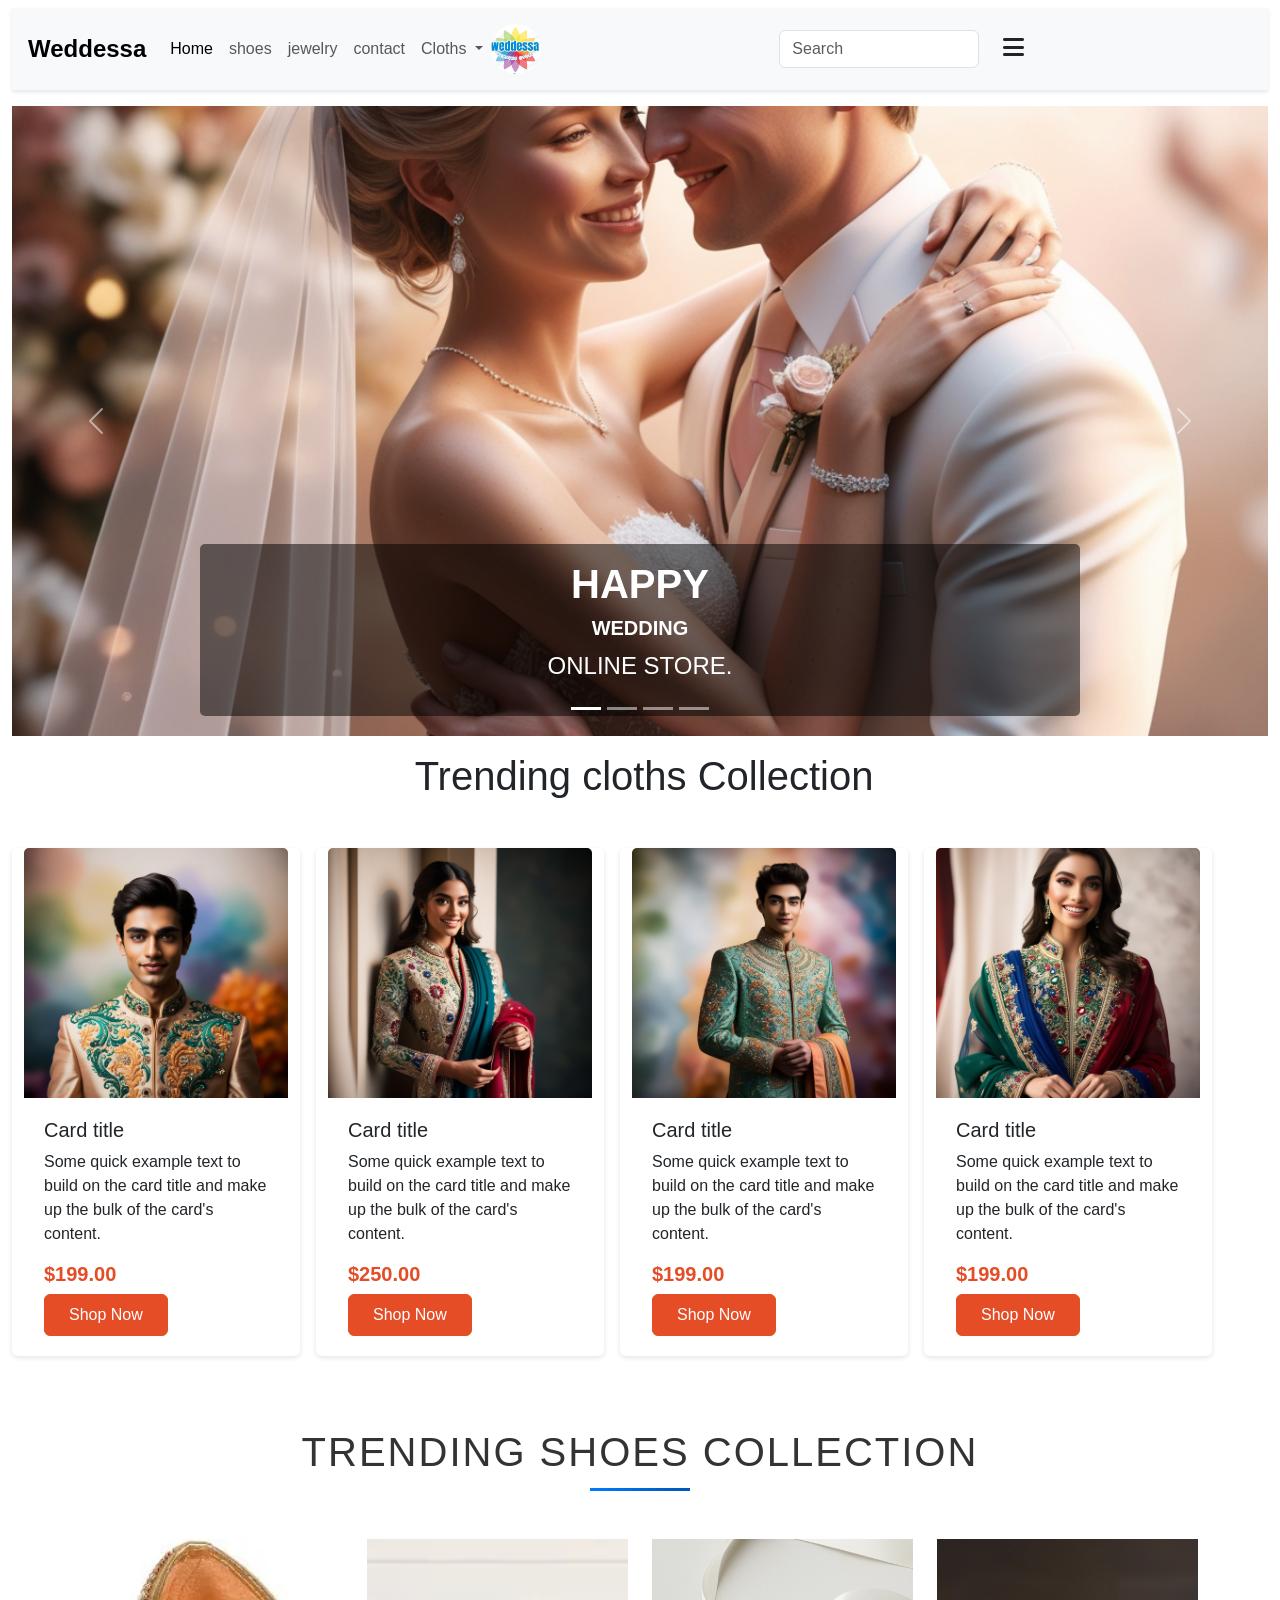
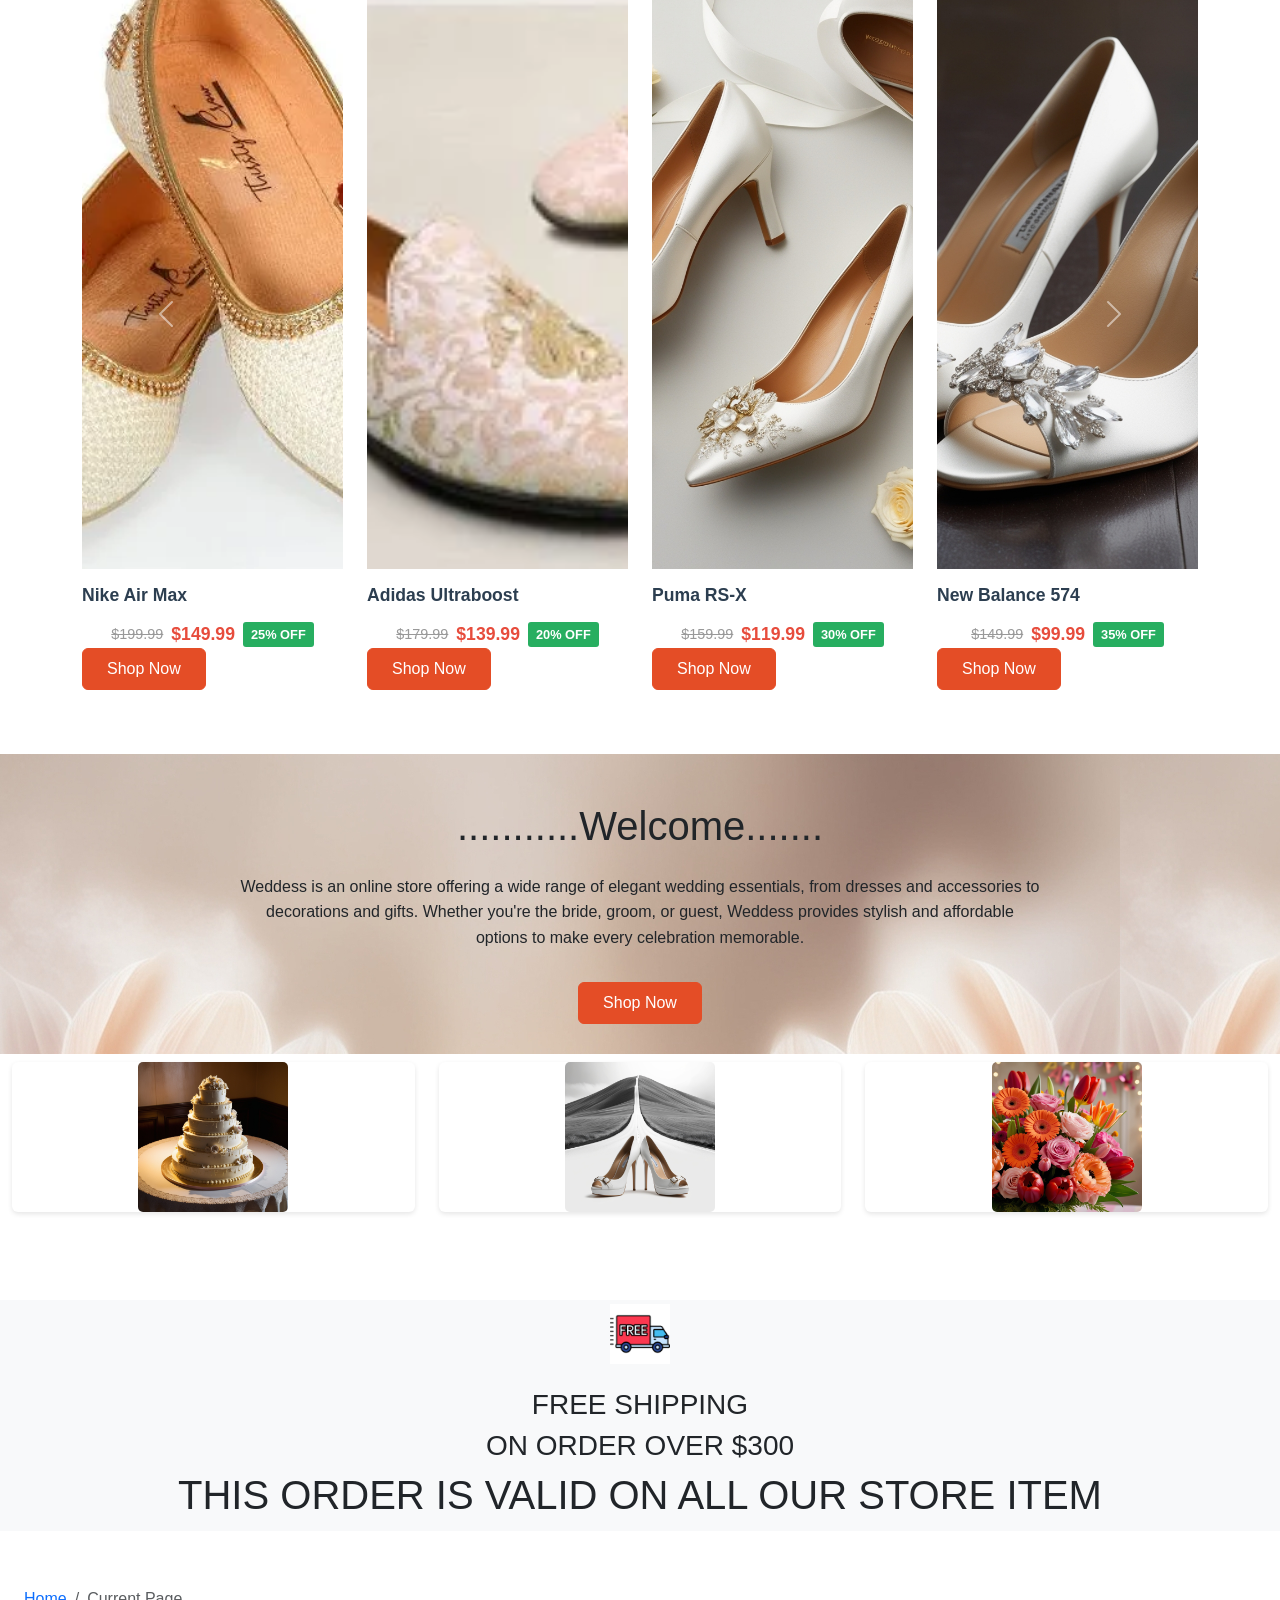
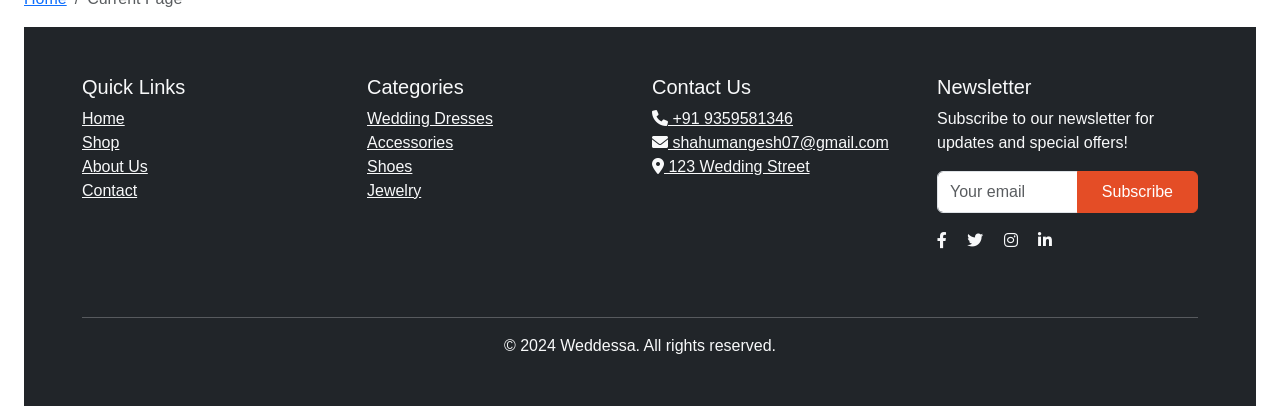
<file: wedding project/index.html>
<!DOCTYPE html>
<html lang="en">

<head>
    <meta charset="UTF-8">
    <meta name="viewport" content="width=device-width, initial-scale=1.0">
    <title>weddessa</title>
    <link rel="icon" type="image/png" href="./favicon.png">
    <link href="https://cdn.jsdelivr.net/npm/bootstrap@5.3.3/dist/css/bootstrap.min.css" rel="stylesheet"
        integrity="sha384-QWTKZyjpPEjISv5WaRU9OFeRpok6YctnYmDr5pNlyT2bRjXh0JMhjY6hW+ALEwIH" crossorigin="anonymous">
    <!-- Add Font Awesome CSS -->
    <link rel="stylesheet" href="https://cdnjs.cloudflare.com/ajax/libs/font-awesome/6.0.0/css/all.min.css">
    <link rel="stylesheet" href="style.css">
</head>

<body>

    <div class="container-fluid pt-2 pb-3">
        <nav class="navbar navbar-expand-lg bg-body-tertiary">
            <a class="navbar-brand" href="#">Weddessa</a>
            <button class="navbar-toggler" type="button" data-bs-toggle="collapse" data-bs-target="#navbarNavDropdown"
                aria-controls="navbarNavDropdown" aria-expanded="false" aria-label="Toggle navigation">
                <span class="navbar-toggler-icon"></span>
            </button>
            <div class="collapse navbar-collapse" id="navbarNavDropdown">
                <ul class="navbar-nav">
                    <li class="nav-item">
                        <a class="nav-link active" aria-current="page" href="home.html">Home</a>
                    </li>
                    <li class="nav-item">
                        <a class="nav-link" href="shoes.html">shoes</a>
                    </li>
                    <li class="nav-item">
                        <a class="nav-link" href="jwelary.html">jewelry</a>
                    </li>
                    <li class="nav-item">
                        <a class="nav-link" href="contact.html">contact</a>
                    </li>
                    <li class="nav-item dropdown">
                        <a class="nav-link dropdown-toggle" href="#" role="button" data-bs-toggle="dropdown"
                            aria-expanded="false">
                            Cloths
                        </a>
                        <ul class="dropdown-menu">
                            <li><a class="dropdown-item" href="menu.html">menu</a></li>
                            <li><a class="dropdown-item" href="./men's.html">man's</a></li>
                            <li><a class="dropdown-item" href="women.html">women's</a></li>
                        </ul>
                    </li>
                </ul>
                <div class="header col-lg-3 col-md-3 col-sm-3 d-flex flex-row">
                    <div class="icon"><img src="./weddessa.jpg" alt="">
                    </div>
                </div>
                <div class="search-icon">
                    <form class="d-flex" role="search">
                        <input class="form-control me-2" type="search" placeholder="Search" aria-label="Search">

                </div>
                <div class="ico"> <i class="fa fa-bars" style="font-size:24px"></i></div>
            </div>
        </nav>
    </div>
    <div class="container-fluid">
        <div class="row">
            <div id="carouselExampleCaptions" class="carousel slide">
                <div class="carousel-indicators">
                    <button type="button" data-bs-target="#carouselExampleCaptions" data-bs-slide-to="0" class="active"
                        aria-current="true" aria-label="Slide 1"></button>
                    <button type="button" data-bs-target="#carouselExampleCaptions" data-bs-slide-to="1"
                        aria-label="Slide 2"></button>
                    <button type="button" data-bs-target="#carouselExampleCaptions" data-bs-slide-to="2"
                        aria-label="Slide 3"></button>
                    <button type="button" data-bs-target="#carouselExampleCaptions" data-bs-slide-to="3"
                        aria-label="Slide 4"></button>
                </div>
                <div class="carousel-inner">
                    <div class="carousel-item active">
                        <img src="./Leonardo_Phoenix_A_stunning_highresolution_and_realistically_r_1.jpg"
                            class="d-block w-100" alt="Wedding Dress 1">
                        <div class="carousel-caption d-none d-md-block">
                            <h5 class="slider-hading1 fs-1">HAPPY</h5>
                            <h1 class="slider-hading1 fs-5">WEDDING</h1>
                            <p class="slider-hading3">ONLINE STORE.</p>
                        </div>
                    </div>
                    
                    <div class="carousel-item">
                        <img src="./Leonardo_Phoenix_A_stunning_highresolution_and_realistically_r_2.jpg"
                            class="d-block w-100" alt="Wedding Dress 2">
                        <div class="carousel-caption d-none d-md-block">
                            <h5 class="slider-hading1 fs-1">HAPPY</h5>
                            <h1 class="slider-hading1 fs-5">WEDDING</h1>
                            <p class="slider-hading3">ONLINE STORE.</p>
                        </div>
                    </div>

                    <div class="carousel-item">
                        <img src="./bigwedding_webp.webp"
                            class="d-block w-100" alt="Wedding Dress 3">
                        <div class="carousel-caption d-none d-md-block">
                            <h5 class="slider-hading1 fs-1">HAPPY</h5>
                            <h1 class="slider-hading1 fs-5">WEDDING</h1>
                            <p class="slider-hading3">ONLINE STORE.</p>
                        </div>
                    </div>

                    <div class="carousel-item">
                        <img src="./Leonardo_Phoenix_a_stunning_young_woman_with_intricate_hennaad_3.jpg"
                            class="d-block w-100" alt="Wedding Dress 4">
                        <div class="carousel-caption d-none d-md-block">
                            <h5 class="slider-hading1 fs-1">HAPPY</h5>
                            <h1 class="slider-hading1 fs-5">WEDDING</h1>
                            <p class="slider-hading3">ONLINE STORE.</p>
                        </div>
                    </div>
                </div>
                <button class="carousel-control-prev" type="button" data-bs-target="#carouselExampleCaptions"
                    data-bs-slide="prev">
                    <span class="carousel-control-prev-icon" aria-hidden="true"></span>
                    <span class="visually-hidden">Previous</span>
                </button>
                <button class="carousel-control-next" type="button" data-bs-target="#carouselExampleCaptions"
                    data-bs-slide="next">
                    <span class="carousel-control-next-icon" aria-hidden="true"></span>
                    <span class="visually-hidden">Next</span>
                </button>
            </div>
        </div>
    </div>
    <div class="container-fluid mx-1 pt-3">
        <h1 class="text-center mb-5">Trending cloths Collection</h1>
        <div class="row">
            <div class="card d-flex flex-row mx-2" style="width: 18rem;">
                <div class="slader">
                    <img src="./Leonardo_Phoenix_A_stunning_intricately_embroidered_sherwani_a_1.jpg"
                        class="card-img-top" alt="...">
                    <div class="card-body">
                        <h5 class="card-title">Card title</h5>
                        <p class="card-text">Some quick example text to build on the card title and make up the bulk
                            of the card's content.</p>
                        <h6 class="header-selling"> $199.00 </h6>
                        <a href="#" class="btn btn-primary">Shop Now</a>
                    </div>
                </div>
            </div>
            <div class="card d-flex flex-row mx-2" style="width: 18rem;">
                <div class="slider">
                    <img src="./Leonardo_Phoenix_A_stunningly_beautiful_young_woman_donning_a_0.jpg"
                        class="card-img-top" alt="...">
                    <div class="card-body">
                        <h5 class="card-title">Card title</h5>
                        <p class="card-text">Some quick example text to build on the card title and make up the bulk of
                            the card's content.</p>
                        <h6 class="header-selling"> $250.00 </h6>
                        <a href="#" class="btn btn-primary">Shop Now</a>
                    </div>
                </div>
            </div>
            <div class="card d-flex flex-row mx-2" style="width: 18rem;">
                <div class="slider">
                    <img src="./Leonardo_Phoenix_A_stunning_intricately_embroidered_sherwani_a_2.jpg"
                        class="card-img-top" alt="...">
                    <div class="card-body">
                        <h5 class="card-title">Card title</h5>
                        <p class="card-text">Some quick example text to build on the card title and make up the bulk of
                            the card's content.</p>
                        <h6 class="header-selling"> $199.00 </h6>
                        <a href="#" class="btn btn-primary">Shop Now</a>
                    </div>
                </div>
            </div>
            <div class="card d-flex flex-row mx-2" style="width: 18rem;">
                <div class="slader">
                    <img src="./Leonardo_Phoenix_A_stunningly_beautiful_young_woman_donning_a_2.jpg"
                        class="card-img-top" alt="...">
                    <div class="card-body">
                        <h5 class="card-title">Card title</h5>
                        <p class="card-text">Some quick example text to build on the card title and make up the bulk of
                            the card's content.</p>
                        <h6 class="header-selling"> $199.00 </h6>
                        <a href="#" class="btn btn-primary">Shop Now</a>
                    </div>
                </div>

            </div>
        </div>
    </div>

  
    <div class="container py-5">
        <h1 class="text-center mb-5">Trending Shoes Collection</h1>
        
        <div id="shoeCarousel" class="carousel slide" data-bs-ride="carousel">
            <div class="carousel-inner">
                <!-- First Slide -->
                <div class="carousel-item active">
                    <div class="row">
                        <div class="col-md-3">
                            <div class="shoe-card">
                                <img src="./shopping SHOES.webp" alt="Sport Shoe" class="shoe-image">
                                <h3 class="h5 mt-3">Nike Air Max</h3>
                                <div class="d-flex justify-content-center align-items-center gap-2">
                                    <span class="original-price">$199.99</span>
                                    <span class="discounted-price">$149.99</span>
                                    <span class="discount-badge">25% OFF</span>
                                </div>
                                <a href="#" class="btn btn-primary">Shop Now</a>
                            </div>
                        </div>
                        <div class="col-md-3">
                            <div class="shoe-card">
                                <img src="./shopping-shoes.webp" alt="Running Shoe" class="shoe-image">
                                <h3 class="h5 mt-3">Adidas Ultraboost</h3>
                                <div class="d-flex justify-content-center align-items-center gap-2">
                                    <span class="original-price">$179.99</span>
                                    <span class="discounted-price">$139.99</span>
                                    <span class="discount-badge">20% OFF</span>
                                </div>
                                <a href="#" class="btn btn-primary">Shop Now</a>
                            </div>
                        </div>
                        <div class="col-md-3">
                            <div class="shoe-card">
                                <img src="./shoes-wo1.jpg" alt="Casual Shoe" class="shoe-image">
                                <h3 class="h5 mt-3">Puma RS-X</h3>
                                <div class="d-flex justify-content-center align-items-center gap-2">
                                    <span class="original-price">$159.99</span>
                                    <span class="discounted-price">$119.99</span>
                                    <span class="discount-badge">30% OFF</span>
                                </div>
                                <a href="#" class="btn btn-primary">Shop Now</a>
                            </div>
                        </div>
                        <div class="col-md-3">
                            <div class="shoe-card">
                                <img src="./shoes_wo2.jpg" alt="Fashion Shoe" class="shoe-image">
                                <h3 class="h5 mt-3">New Balance 574</h3>
                                <div class="d-flex justify-content-center align-items-center gap-2">
                                    <span class="original-price">$149.99</span>
                                    <span class="discounted-price">$99.99</span>
                                    <span class="discount-badge">35% OFF</span>
                                </div>
                                <a href="#" class="btn btn-primary">Shop Now</a>
                            </div>
                        </div>
                    </div>
                </div>
<!-- 
                <!- Second Slide -->
                <div class="carousel-item">
                    <div class="row">
                        <div class="col-md-3">
                            <div class="shoe-card">
                                <img src="jutti_1.jpg" alt="Sport Shoe" class="shoe-image">
                                <h3 class="h5 mt-3">Traditional Jutti</h3>
                                <div class="d-flex justify-content-center align-items-center gap-2">
                                    <span class="original-price">$229.99</span>
                                    <span class="discounted-price">$179.99</span>
                                    <span class="discount-badge">22% OFF</span>
                                </div>
                                <a href="#" class="btn btn-primary">Shop Now</a>
                            </div>
                        </div>
                        <div class="col-md-3">
                            <div class="shoe-card">
                                <img src="./women_shoes(2).jpg" alt="Traditional Shoe" class="shoe-image">
                                <h3 class="h5 mt-3">Designer Jutti</h3>
                                <div class="d-flex justify-content-center align-items-center gap-2">
                                    <span class="original-price">$229.99</span>
                                    <span class="discounted-price">$179.99</span>
                                    <span class="discount-badge">22% OFF</span>
                                </div>
                                <a href="#" class="btn btn-primary">Shop Now</a>
                            </div>
                        </div>
                        <div class="col-md-3">
                            <div class="shoe-card">
                                <img src="jutti_3.jpg" alt="Wedding Shoe" class="shoe-image">
                                <h3 class="h5 mt-3">Wedding Collection</h3>
                                <div class="d-flex justify-content-center align-items-center gap-2">
                                    <span class="original-price">$229.99</span>
                                    <span class="discounted-price">$179.99</span>
                                    <span class="discount-badge">22% OFF</span>
                                </div>
                                <a href="#" class="btn btn-primary">Shop Now</a>
                            </div>
                        </div>
                        <div class="col-md-3">
                            <div class="shoe-card">
                                <img src="jutti_4.jpg" alt="Designer Shoe" class="shoe-image">
                                <h3 class="h5 mt-3">Bridal Jutti</h3>
                                <div class="d-flex justify-content-center align-items-center gap-2">
                                    <span class="original-price">$229.99</span>
                                    <span class="discounted-price">$179.99</span>
                                    <span class="discount-badge">22% OFF</span>
                                </div>
                                <a href="#" class="btn btn-primary">Shop Now</a>
                            </div>
                        </div>
                    </div> 
                </div>

                <!-- Third Slide -->
                <div class="carousel-item">
                    <div class="row">
                        <div class="col-md-3">
                            <div class="shoe-card">
                                <img src="./shopping-shoes.webp" alt="Sport Shoe" class="shoe-image">
                                <h3 class="h5 mt-3">Sports Collection</h3>
                                <div class="d-flex justify-content-center align-items-center gap-2">
                                    <span class="original-price">$189.99</span>
                                    <span class="discounted-price">$149.99</span>
                                    <span class="discount-badge">20% OFF</span>
                                </div>
                                <a href="#" class="btn btn-primary">Shop Now</a>
                            </div>
                        </div>
                        <div class="col-md-3">
                            <div class="shoe-card">
                                <img src="./shoes_wo2.jpg" alt="Casual Shoe" class="shoe-image">
                                <h3 class="h5 mt-3">Casual Wear</h3>
                                <div class="d-flex justify-content-center align-items-center gap-2">
                                    <span class="original-price">$169.99</span>
                                    <span class="discounted-price">$129.99</span>
                                    <span class="discount-badge">25% OFF</span>
                                </div>
                                <a href="#" class="btn btn-primary">Shop Now</a>
                            </div>
                        </div>
                        <div class="col-md-3">
                            <div class="shoe-card">
                                <img src="./shopping SHOES.webp" alt="Designer Shoe" class="shoe-image">
                                <h3 class="h5 mt-3">Designer Collection</h3>
                                <div class="d-flex justify-content-center align-items-center gap-2">
                                    <span class="original-price">$209.99</span>
                                    <span class="discounted-price">$159.99</span>
                                    <span class="discount-badge">24% OFF</span>
                                </div>
                                <a href="#" class="btn btn-primary">Shop Now</a>
                            </div>
                        </div>
                        <div class="col-md-3">
                            <div class="shoe-card">
                                <img src="./shopping-shoes.webp" alt="Party Shoe" class="shoe-image">
                                <h3 class="h5 mt-3">Party Collection</h3>
                                <div class="d-flex justify-content-center align-items-center gap-2">
                                    <span class="original-price">$199.99</span>
                                    <span class="discounted-price">$149.99</span>
                                    <span class="discount-badge">25% OFF</span>
                                </div>
                                <a href="#" class="btn btn-primary">Shop Now</a>
                            </div>
                        </div>
                    </div>
                </div>
            </div>

            <button class="carousel-control-prev" type="button" data-bs-target="#shoeCarousel" data-bs-slide="prev">
                <span class="carousel-control-prev-icon" aria-hidden="true"></span>
                <span class="visually-hidden">Previous</span>
            </button>
            <button class="carousel-control-next" type="button" data-bs-target="#shoeCarousel" data-bs-slide="next">
                <span class="carousel-control-next-icon" aria-hidden="true"></span>
                <span class="visually-hidden">Next</span>
            </button>
        </div>
    </div>

   
    <div class="container-fluid pt-3">
        <div class="row">
            <div class="big-img">
                <div class="Header-text text-center">
                    <h1>...........Welcome.......</h1>
                </div>
                <p class="para-taxt text-center">Weddess is an online store offering a wide range of elegant wedding
                    essentials, from
                    dresses and accessories to decorations and gifts. Whether you're the bride, groom, or guest, Weddess
                    provides stylish and affordable options to make every celebration memorable.
                </p>
                <div class="button d-flex justify-content-center">
                    <a href="#" class="btn btn-primary text-center">Shop Now</a>
                </div>
            </div>
        </div>
    </div>
    
        <div class="container-fluid py-2">
            <div class="row justify-content-center">
                <div class="col-lg-4 col-md-6 col-sm-12 mb-4">
                    <div class="card text-center h-150 w-150">
                        <div class="card-img-wrapper">
                            <img src="./gift.jpg" class="card-img justify-content-left" style="width:150px" alt="Gift">
                        </div>
                    </div>
                </div>
                <div class="col-lg-4 col-md-6 col-sm-12 mb-4">
                    <div class="card text-center h-150 w-150">
                        <div class="card-img-wrapper">
                            <img src="./shoes.jpg" class="card-img justify-content-right" style="width:150px" alt="Shoes">
                        </div>
                    </div>
                </div>
                <div class="col-lg-4 col-md-6 col-sm-12 mb-4">
                    <div class="card text-center h-150 w-150">
                        <div class="card-img-wrapper">
                            <img src="./Leonardo_Phoenix_A_vibrant_and_lively_party_bouquet_comprising_3 (1).jpg" 
                                 class="card-img justify-content-right" style="width:150px"alt="Bouquet">
                        </div>
                    </div>
                </div> 
            </div>
        </div>

    </div>
    <div class="container-fluid">
        <div class="row">
            <div class="section p-1 ">
                <div class="shiping-icon d-flex justify-content-center" style="font-size: 24px;"><img src="./shipping.jpg" alt=""></div>
                <h3 class="H-section text-center"> FREE SHIPPING </h3>
                <h3 class="H-section text-center"> ON ORDER OVER $300</h3>
                <h1 class="H-section text-center"> THIS ORDER IS VALID ON ALL OUR STORE ITEM </h1>
            </div>
        </div>
    <!-- ... existing code ... -->
<div class="container-fluid mt-4">
    <!-- Breadcrumb -->
    <nav aria-label="breadcrumb">
        <ol class="breadcrumb">
            <li class="breadcrumb-item"><a href="#">Home</a></li>
            <li class="breadcrumb-item active" aria-current="page">Current Page</li>
        </ol>
    </nav>

    <!-- Footer -->
    <footer class="footer bg-dark text-light py-5">
        <div class="container">
            <div class="row">
                <!-- Quick Links -->
                <div class="col-md-3 mb-4">
                    <h5>Quick Links</h5>
                    <ul class="list-unstyled">
                        <li><a href="./index.html" class="text-light">Home</a></li>
                        <li><a href="./menu.html" class="text-light">Shop</a></li>
                        <li><a href="./about.html" class="text-light">About Us</a></li>
                        <li><a href="./contact.html" class="text-light">Contact</a></li>
                    </ul>
                </div>

                <!-- Categories -->
                <div class="col-md-3 mb-4">
                    <h5>Categories</h5>
                    <ul class="list-unstyled">
                        <li><a href="./menu.html" class="text-light">Wedding Dresses</a></li>
                        <li><a href="./menu.html" class="text-light">Accessories</a></li>
                        <li><a href="shoes.html" class="text-light">Shoes</a></li>
                        <li><a href="jwelary.html" class="text-light">Jewelry</a></li>
                    </ul>
                </div>

                <!-- Contact Info -->
                <div class="col-md-3 mb-4">
                    <h5>Contact Us</h5>
                    <ul class="list-unstyled">
                        <li><a href="tel:+919359581346" class="text-light"><i class="fas fa-phone"></i> +91 9359581346</a></li>
                        <li><a href="mailto:shahumangesh07@gmail.com" class="text-light"><i class="fas fa-envelope"></i> shahumangesh07@gmail.com</a></li>
                        <li><a href="https://www.google.com/maps/" class="text-light"><i class="fas fa-map-marker-alt"></i> 123 Wedding Street</a></li>
                    </ul>
                </div>

                <!-- Newsletter -->
                <div class="col-md-3 mb-4">
                    <h5>Newsletter</h5>
                    <p>Subscribe to our newsletter for updates and special offers!</p>
                    <form>
                        <div class="input-group">
                            <input type="email" class="form-control" placeholder="Your email">
                            <button class="btn btn-primary" type="submit">Subscribe</button>
                        </div>
                    </form>
                    <div class="social-icons mt-3">
                        <a href="https://m.facebook.com/" class="text-light me-3" style="transition: color 0.3s;"><i class="fab fa-facebook-f" onmouseover="this.style.color='#FFA500'" onmouseout="this.style.color='#fff'"></i></a>
                        <a href="X -twitter.com" class="text-light me-3" style="transition: color 0.3s;"><i class="fab fa-twitter" onmouseover="this.style.color='#FFA500'" onmouseout="this.style.color='#fff'"></i></a>
                        <a href="https://www.instagram.com/" class="text-light me-3" style="transition: color 0.3s;"><i class="fab fa-instagram" onmouseover="this.style.color='#FFA500'" onmouseout="this.style.color='#fff'"></i></a>
                        <a href="https://www.linkedin.com/" class="text-light me-3" style="transition: color 0.3s;"><i class="fab fa-linkedin-in" onmouseover="this.style.color='#FFA500'" onmouseout="this.style.color='#fff'"></i></a>
                    </div>
                </div>
            </div>

            <!-- Copyright -->
            <div class="row mt-4">
                <div class="col-12 text-center">
                    <hr class="bg-light">
                    <p class="mb-0">&copy; 2024 Weddessa. All rights reserved.</p>
                </div>
            </div>
        </div>
    </footer>
</div>

    <script src="https://cdn.jsdelivr.net/npm/@popperjs/core@2.11.8/dist/umd/popper.min.js"
        integrity="sha384-I7E8VVD/ismYTF4hNIPjVp/Zjvgyol6VFvRkX/vR+Vc4jQkC+hVqc2pM8ODewa9r"
        crossorigin="anonymous"></script>
    <script src="https://cdn.jsdelivr.net/npm/bootstrap@5.3.3/dist/js/bootstrap.min.js"
        integrity="sha384-0pUGZvbkm6XF6gxjEnlmuGrJXVbNuzT9qBBavbLwCsOGabYfZo0T0to5eqruptLy"
        crossorigin="anonymous"></script>
</body>

</html>
</file>
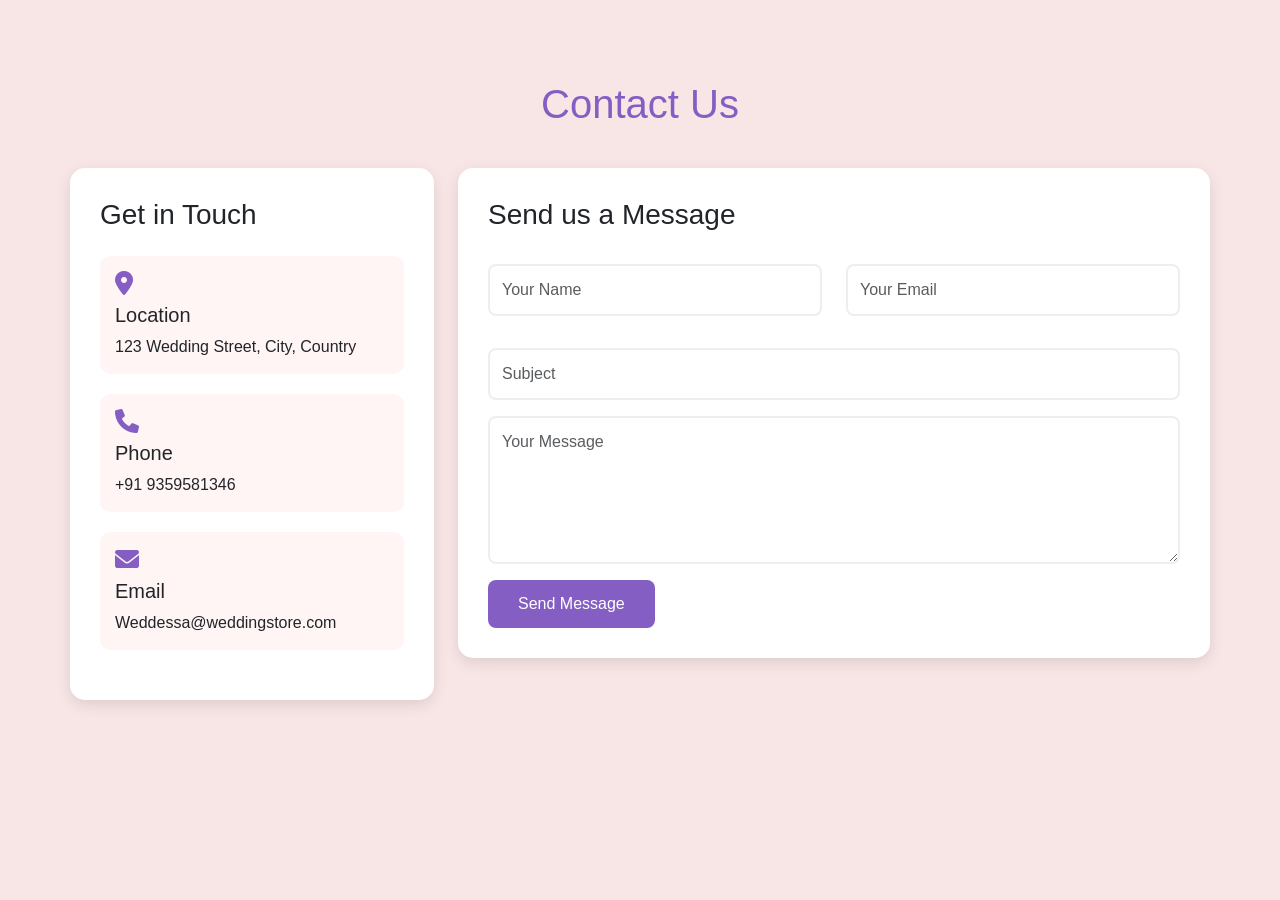
<file: wedding project/contact.html>
<!DOCTYPE html>
<html lang="en">
<head>
    <meta charset="UTF-8">
    <meta name="viewport" content="width=device-width, initial-scale=1.0">
    <title>Contact Us - Wedding Store</title>
    <link href="https://cdn.jsdelivr.net/npm/bootstrap@5.3.3/dist/css/bootstrap.min.css" rel="stylesheet">
    <link rel="stylesheet" href="https://cdnjs.cloudflare.com/ajax/libs/font-awesome/6.0.0/css/all.min.css">
    <style>
        :root {
            --primary-color: #f8e5e5;
            --secondary-color: #ff6b6b;
            --accent-color: #845EC2;
        }

        body {
            background-color: var(--primary-color);
            font-family: 'Arial', sans-serif;
        }

        .contact-section {
            padding: 80px 0;
        }

        .contact-card {
            background: white;
            border-radius: 15px;
            padding: 30px;
            box-shadow: 0 5px 15px rgba(0,0,0,0.1);
            transition: transform 0.3s ease;
        }

        .contact-card:hover {
            transform: translateY(-5px);
        }

        .contact-info-item {
            margin: 20px 0;
            padding: 15px;
            border-radius: 10px;
            background: #fff5f5;
            transition: all 0.3s ease;
        }

        .contact-info-item:hover {
            background: var(--secondary-color);
            color: white;
        }

        .contact-info-item i {
            color: var(--accent-color);
            font-size: 24px;
        }

        .contact-info-item:hover i {
            color: white;
        }

        .form-control {
            border: 2px solid #eee;
            padding: 12px;
            margin: 8px 0;
            border-radius: 8px;
        }

        .form-control:focus {
            border-color: var(--accent-color);
            box-shadow: none;
        }

        .btn-submit {
            background: var(--accent-color);
            color: white;
            padding: 12px 30px;
            border: none;
            border-radius: 8px;
            transition: all 0.3s ease;
        }

        .btn-submit:hover {
            background: var(--secondary-color);
            transform: translateY(-2px);
        }

        .section-title {
            color: var(--accent-color);
            margin-bottom: 40px;
        }
    </style>
</head>
<body>
    <div class="container contact-section">
        <h1 class="text-center section-title">Contact Us</h1>
        <div class="row">
            <!-- Contact Information -->
            <div class="col-md-4 mb-4">
                <div class="contact-card">
                    <h3 class="mb-4">Get in Touch</h3>
                    <div class="contact-info-item">
                        <i class="fas fa-location-dot mb-2"></i>
                        <h5>Location</h5>
                        <p class="mb-0">123 Wedding Street, City, Country</p>
                    </div>
                    <div class="contact-info-item">
                        <i class="fas fa-phone mb-2"></i>
                        <h5>Phone</h5>
                        <p class="mb-0">+91 9359581346</p>
                    </div>
                    <div class="contact-info-item">
                        <i class="fas fa-envelope mb-2"></i>
                        <h5>Email</h5>
                        <p class="mb-0">Weddessa@weddingstore.com</p>
                    </div>
                </div>
            </div>

            <!-- Contact Form -->
            <div class="col-md-8">
                <div class="contact-card">
                    <h3 class="mb-4">Send us a Message</h3>
                    <form>
                        <div class="row">
                            <div class="col-md-6 mb-3">
                                <input type="text" class="form-control" placeholder="Your Name">
                            </div>
                            <div class="col-md-6 mb-3">
                                <input type="email" class="form-control" placeholder="Your Email">
                            </div>
                        </div>
                        <div class="mb-3">
                            <input type="text" class="form-control" placeholder="Subject">
                        </div>
                        <div class="mb-3">
                            <textarea class="form-control" rows="5" placeholder="Your Message"></textarea>
                        </div>
                        <button type="submit" class="btn btn-submit">Send Message</button>
                    </form>
                </div>
            </div>
        </div>
    </div>

    <script src="https://cdn.jsdelivr.net/npm/@popperjs/core@2.11.8/dist/umd/popper.min.js"></script>
    <script src="https://cdn.jsdelivr.net/npm/bootstrap@5.3.3/dist/js/bootstrap.min.js"></script>
</body>
</html>
</file>
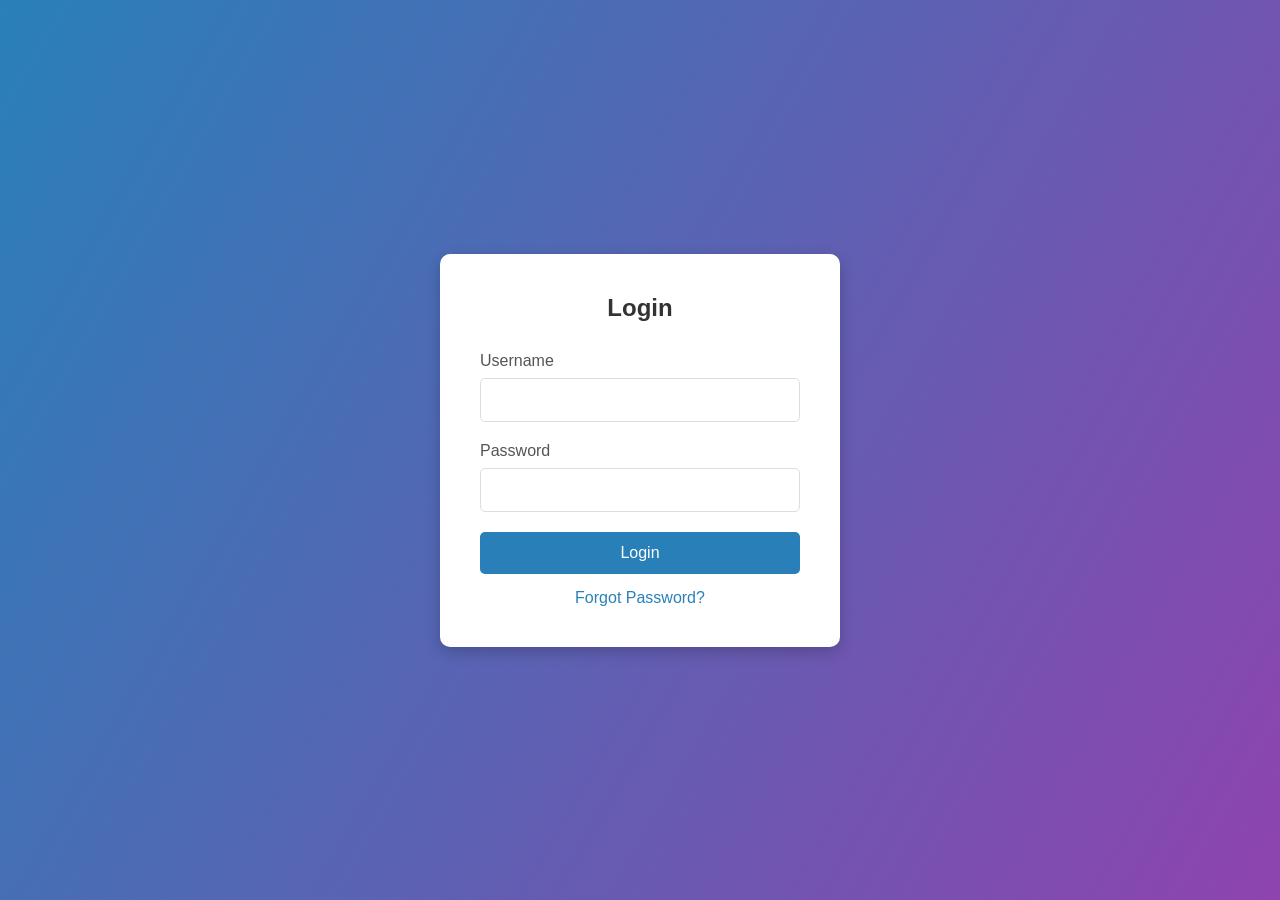
<file: wedding project/home.html>
<!DOCTYPE html>
<html lang="en">
<head>
    <meta charset="UTF-8">
    <meta name="viewport" content="width=device-width, initial-scale=1.0">
    <title>Login Page</title>
    <style>
        * {
            margin: 0;
            padding: 0;
            box-sizing: border-box;
            font-family: 'Segoe UI', Tahoma, Geneva, Verdana, sans-serif;
        }

        body {
            min-height: 100vh;
            display: flex;
            align-items: center;
            justify-content: center;
            background: linear-gradient(120deg, #2980b9, #8e44ad);
            padding: 20px;
        }

        .login-container {
            background: white;
            padding: 40px;
            border-radius: 10px;
            box-shadow: 0 5px 15px rgba(0, 0, 0, 0.2);
            width: 100%;
            max-width: 400px;
        }

        .login-container h2 {
            text-align: center;
            margin-bottom: 30px;
            color: #333;
        }

        .form-group {
            margin-bottom: 20px;
        }

        .form-group label {
            display: block;
            margin-bottom: 8px;
            color: #555;
        }

        .form-group input {
            width: 100%;
            padding: 12px;
            border: 1px solid #ddd;
            border-radius: 5px;
            font-size: 16px;
            transition: border-color 0.3s ease;
        }

        .form-group input:focus {
            border-color: #2980b9;
            outline: none;
        }

        .login-btn {
            width: 100%;
            padding: 12px;
            background: #2980b9;
            color: white;
            border: none;
            border-radius: 5px;
            font-size: 16px;
            cursor: pointer;
            transition: background 0.3s ease;
        }

        .login-btn:hover {
            background: #2471a3;
        }

        .forgot-password {
            text-align: center;
            margin-top: 15px;
        }

        .forgot-password a {
            color: #2980b9;
            text-decoration: none;
        }

        .forgot-password a:hover {
            text-decoration: underline;
        }

        @media (max-width: 480px) {
            .login-container {
                padding: 20px;
            }
        }
    </style>
</head>
<body>
    <div class="login-container">
        <h2>Login</h2>
        <form action="#" method="POST">
            <div class="form-group">
                <label for="username">Username</label>
                <input type="text" id="username" name="username" required>
            </div>
            <div class="form-group">
                <label for="password">Password</label>
                <input type="password" id="password" name="password" required>
            </div>
            <button type="submit" class="login-btn">Login</button>
            <div class="forgot-password">
                <a href="#">Forgot Password?</a>
            </div>
        </form>
    </div>
    <script>

        
    </script>
</body>
</html>
</file>
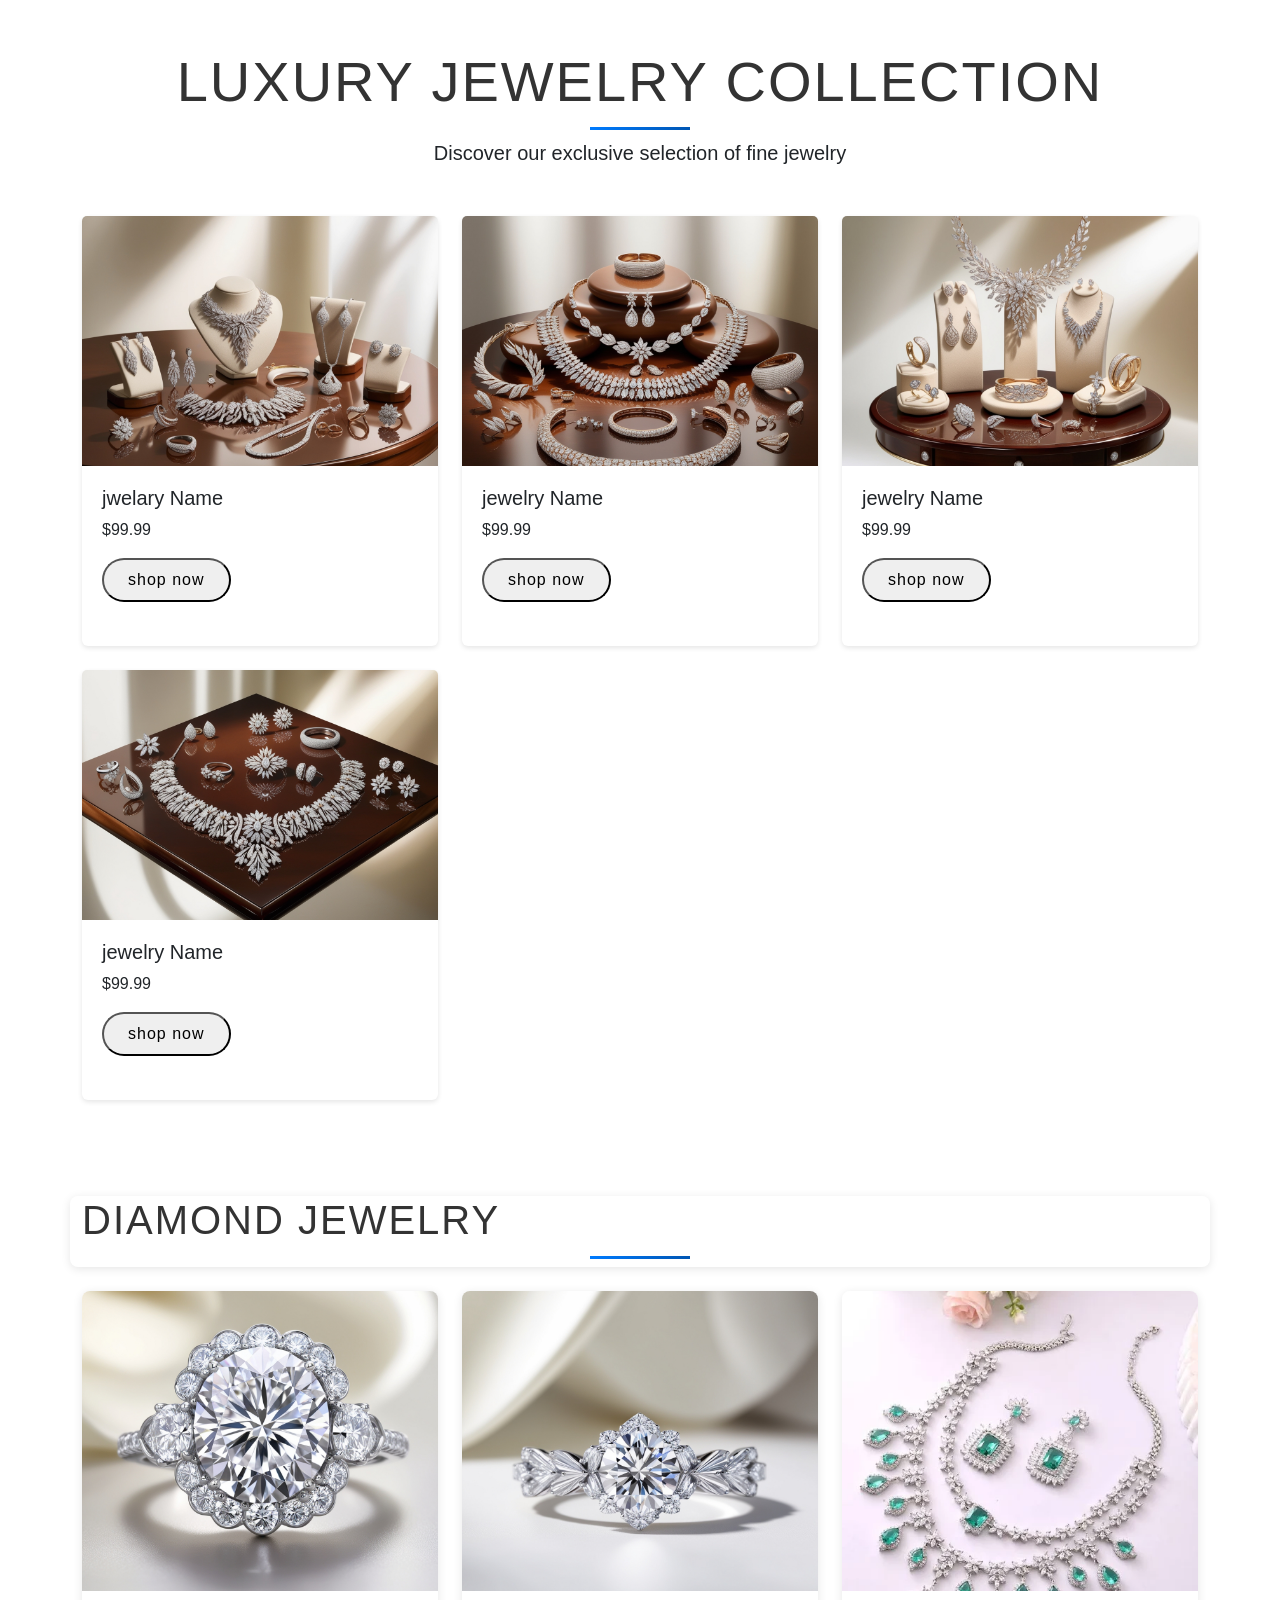
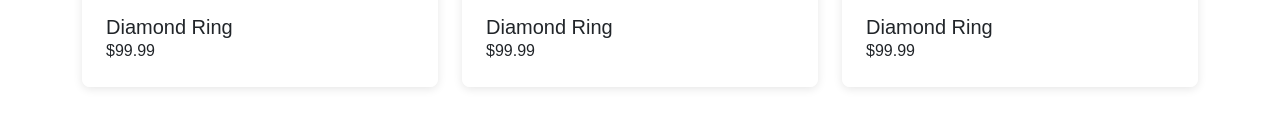
<file: wedding project/jwelary.html>
<!DOCTYPE html>
<html lang="en">

<head>
  <meta charset="UTF-8" />
  <meta name="viewport" content="width=device-width, initial-scale=1.0" />
  <title>shoes</title>
  <link href="https://cdn.jsdelivr.net/npm/bootstrap@5.3.3/dist/css/bootstrap.min.css" rel="stylesheet"
    integrity="sha384-QWTKZyjpPEjISv5WaRU9OFeRpok6YctnYmDr5pNlyT2bRjXh0JMhjY6hW+ALEwIH" crossorigin="anonymous" />

  <link rel="stylesheet" href="style.css" />
  <style>

.jewelry-card {
  position: relative;
  border-radius: 8px;
  overflow: hidden;
  box-shadow: 0 2px 10px rgba(0,0,0,0.1);
  transition: transform 0.3s ease;
}

.jewelry-card:hover {
  transform: translateY(-5px);
}

.card-image {
  position: relative;
  overflow: hidden;
}

.card-image img {
  width: 100%;
  height: 300px;
  object-fit: cover;
  transition: transform 0.3s ease;
}

.jewelry-card:hover .card-image img {
  transform: scale(1.05);
}

.hover-overlay {
  position: absolute;
  top: 0;
  left: 0;
  width: 100%;
  height: 100%;
  background: rgba(0,0,0,0.5);
  display: flex;
  justify-content: center;
  align-items: center;
  opacity: 0;
  transition: opacity 0.3s ease;
}

.jewelry-card:hover .hover-overlay {
  opacity: 1;
}

.card-content {
  padding: 1.5rem;
  background: white;
}

.btn-shop {
  padding: 8px 24px;
  border-radius: 25px;
  text-transform: lowercase;
  font-weight: 500;
  letter-spacing: 1px;
  transition: all 0.3s ease;
}

.btn-shop:hover {
  transform: scale(1.05);
  box-shadow: 0 5px 15px rgba(0,0,0,0.2);
}

/* Responsive adjustments */
@media (max-width: 768px) {
  .card-image img {
    height: 250px;
  }
  
  .card-content {
    padding: 1rem;
  }
}



  </style>

</head>
  <div class="container py-5">
    <div class="text-center mb-5">
      <h1 class="display-4">Luxury Jewelry Collection</h1>
      <p class="lead">Discover our exclusive selection of fine jewelry</p>
    </div>
    <div class="row g-4">
      <div class="col-12 col-sm-6 col-lg-4">
        <div class="card  w-250 h-100">
          <img src="./jwellary1.jpg" class="card-img-top" alt="Shoe 1" />
          <div class="card-body">
            <h5 class="card-title">jwelary Name</h5>
            <p class="card-text">$99.99</p>
            <button class="btn-shop">Shop Now</button>
          </div>
        </div>
      </div>

      <div class="col-12 col-sm-6 col-lg-4">
        <div class="card w-250 h-100">
          <img src="./jwelary2.jpg" class="card-img-top" alt="Shoe 1" />
          <div class="card-body">
            <h5 class="card-title">jewelry Name</h5>
            <p class="card-text">$99.99</p>
            <button class="btn-shop">Shop Now</button>
          </div>
        </div>
      </div>

      <div class="col-12 col-sm-6 col-lg-4">
        <div class="card  w-250 h-100">
          <img src="./beautiful_jewelry3.jpg" class="card-img-top" alt="Shoe 1" />
          <div class="card-body">
            <h5 class="card-title">jewelry Name</h5>
            <p class="card-text">$99.99</p>
            <button class="btn-shop">Shop Now</button>
          </div>
        </div>
      </div>

      <div class="col-12 col-sm-6 col-lg-4">
        <div class="card  w-250 h-100">
          <img src="./beautiful_jewelry_4.jpg" class="card-img-top" alt="Shoe 1" />
          <div class="card-body">
            <h5 class="card-title">jewelry Name</h5>
            <p class="card-text">$99.99</p>
            <button class="btn-shop">Shop Now</button>
          </div>
        </div>
      </div>
      
    </div>
  </div>
  
        <div class="container py-5">
          <div class="row g-4">
            <!-- Firsdit diamond jewelry card -->
             <div class="jewelry-card"><h1>diamond jewelry</h1></div>
            <div class="col-12 col-md-4">
              <div class="jewelry-card">
                <div class="card-image">
                  <img src="./diamond_jewel_1.jpg" alt="Diamond Jewelry" class="img-fluid">
                  <div class="hover-overlay">
                    <button class="btn btn-light btn-shop">Shop Now</button>
                  </div>
                </div>
                <div class="card-content">
                  <h5 class="card-title">Diamond Ring</h5>
                  <p class="card-text">$99.99</p>
                </div>
              </div>
            </div>
            
            <!-- Second diamond jewelry card -->
            <div class="col-12 col-md-4">
              <div class="jewelry-card">
                <div class="card-image">
                  <img src="./diamond_jewel_2.jpg" alt="Diamond Jewelry" class="img-fluid">
                  <div class="hover-overlay">
                    <button class="btn btn-light btn-shop">Shop Now</button>
                  </div>
                </div>
                <div class="card-content">
                  <h5 class="card-title">Diamond Ring</h5>
                  <p class="card-text">$99.99</p>
                </div>
              </div>
            </div>
            <div class="col-12 col-md-4">
              <div class="jewelry-card">
                <div class="card-image">
                  <img src="./shopping-jwelary.webp" alt="Diamond Jewelry" class="img-fluid">
                  <div class="hover-overlay">
                    <button class="btn btn-light btn-shop">Shop Now</button>
                  </div>
                </div>
                <div class="card-content">
                  <h5 class="card-title">Diamond Ring</h5>
                  <p class="card-text">$99.99</p>
                </div>
              </div>
            </div>
          </div>
        </div>
      






  <script src="https://cdn.jsdelivr.net/npm/@popperjs/core@2.11.8/dist/umd/popper.min.js"
    integrity="sha384-I7E8VVD/ismYTF4hNIPjVp/Zjvgyol6VFvRkX/vR+Vc4jQkC+hVqc2pM8ODewa9r"
    crossorigin="anonymous"></script>
  <script src="https://cdn.jsdelivr.net/npm/bootstrap@5.3.3/dist/js/bootstrap.min.js"
    integrity="sha384-0pUGZvbkm6XF6gxjEnlmuGrJXVbNuzT9qBBavbLwCsOGabYfZo0T0to5eqruptLy"
    crossorigin="anonymous"></script>
  </body>

</html>
</file>
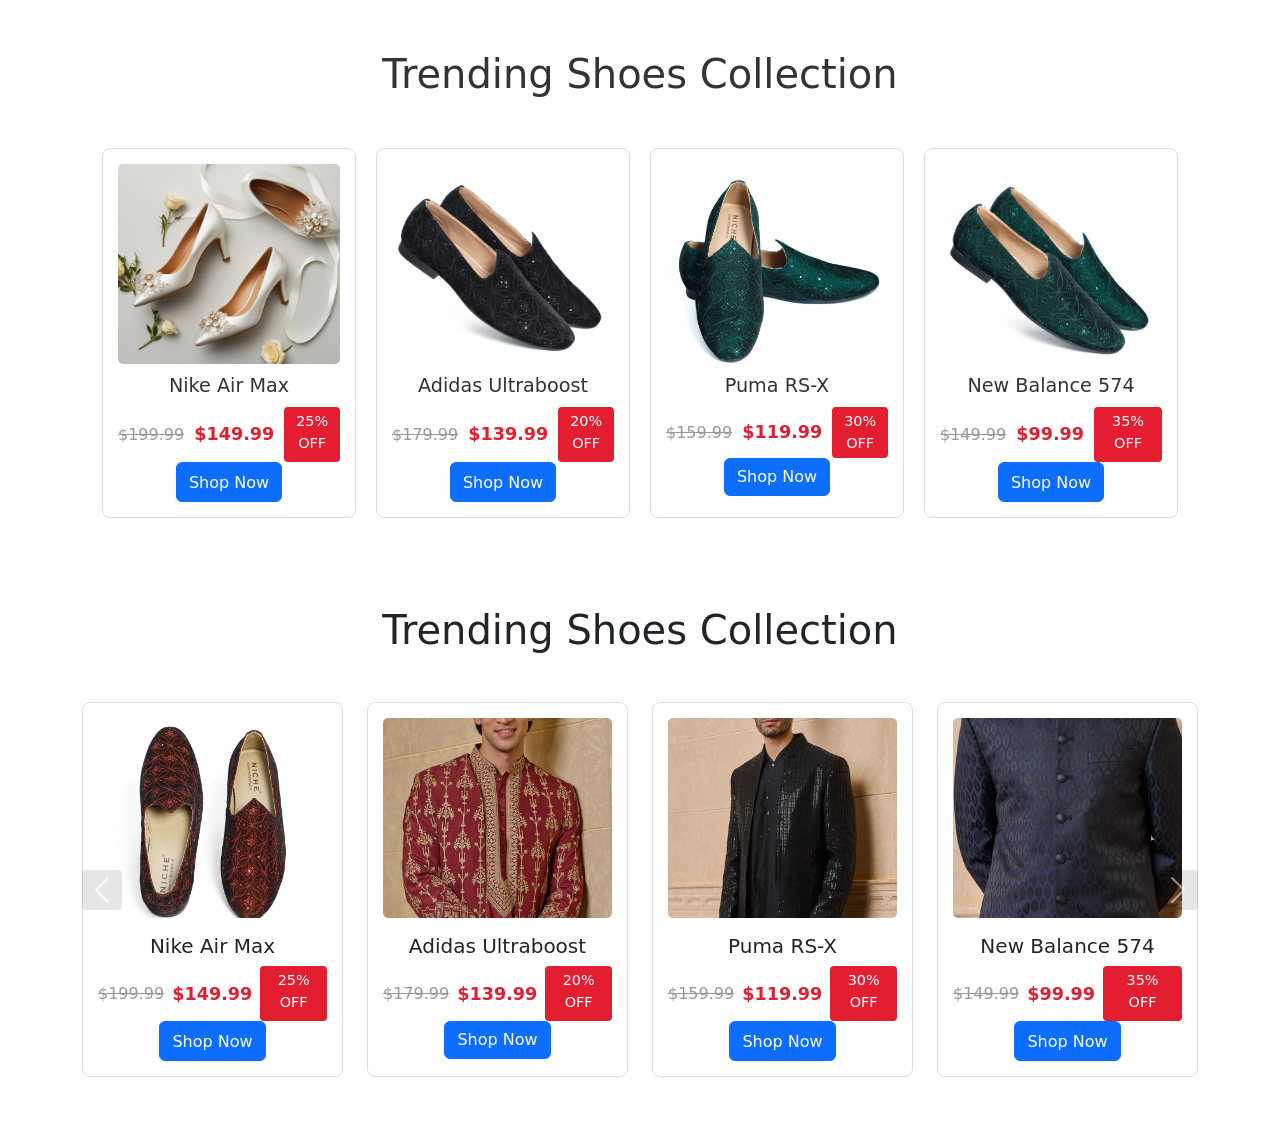
<file: wedding project/men,s1.html>
<!DOCTYPE html>
<html lang="en">
<head>
    <meta charset="UTF-8">
    <meta name="viewport" content="width=device-width, initial-scale=1.0">
    <title>Shoes Collection</title>
    <style>
        * {
            margin: 0;
            padding: 0;
            box-sizing: border-box;
        }

        .container {
            max-width: 1200px;
            margin: 0 auto;
            padding: 20px;
        }

        .title {
            text-align: center;
            margin: 30px 0;
            color: #333;
        }

        .shoes-grid {
            display: grid;
            grid-template-columns: repeat(auto-fit, minmax(250px, 1fr));
            gap: 20px;
            padding: 20px;
        }

        .shoe-card {
            border: 1px solid #ddd;
            border-radius: 8px;
            padding: 15px;
            text-align: center;
            transition: transform 0.3s ease, box-shadow 0.3s ease;
        }

        .shoe-card:hover {
            transform: translateY(-5px);
            box-shadow: 0 5px 15px rgba(0, 0, 0, 0.1);
        }

        .shoe-image {
            width: 100%;
            height: 200px;
            object-fit: cover;
            border-radius: 5px;
        }

        .shoe-name {
            margin: 10px 0;
            font-size: 1.2rem;
            color: #333;
        }

        .price-container {
            display: flex;
            justify-content: center;
            align-items: center;
            gap: 10px;
        }

        .original-price {
            text-decoration: line-through;
            color: #999;
        }

        .discounted-price {
            color: #e41e31;
            font-weight: bold;
            font-size: 1.1rem;
        }

        .discount-badge {
            background-color: #e41e31;
            color: white;
            padding: 4px 8px;
            border-radius: 4px;
            font-size: 0.9rem;
        }

        @media (max-width: 768px) {
            .shoes-grid {
                grid-template-columns: repeat(auto-fit, minmax(200px, 1fr));
            }
        }

        @media (max-width: 480px) {
            .shoes-grid {
                grid-template-columns: 1fr;
            }
        }
    </style>
</head>
<body>
    <div class="container">
        <h1 class="title">Trending Shoes Collection</h1>
        <div class="shoes-grid">
            <!-- Shoe Card 1 -->
            <div class="shoe-card">
                <img src="./shoes-wo1.jpg" alt="Sport Shoe" class="shoe-image">
                <h3 class="shoe-name">Nike Air Max</h3>
                <div class="price-container">
                    <span class="original-price">$199.99</span>
                    <span class="discounted-price">$149.99</span>
                    <span class="discount-badge pb-2">25% OFF</span>
                </div>
                <a href="#" class="btn btn-primary pt-2">Shop Now</a>
            </div>
            <div class="shoe-card">
                <img src="./IMG_0627_600x1shoes.webp" alt="Running Shoe" class="shoe-image">
                <h3 class="shoe-name">Adidas Ultraboost</h3>
                <div class="price-container">
                    <span class="original-price">$179.99</span>
                    <span class="discounted-price">$139.99</span>
                    <span class="discount-badge pb-2">20% OFF</span>
                </div>
                <a href="#" class="btn btn-primary pt-2">Shop Now</a>
            </div>
            <div class="shoe-card">
                <img src="./IMG_0605_800x2.webp" alt="Casual Shoe" class="shoe-image">
                <h3 class="shoe-name">Puma RS-X</h3>
                <div class="price-container">
                    <span class="original-price">$159.99</span>
                    <span class="discounted-price">$119.99</span>
                    <span class="discount-badge">30% OFF</span>
                </div>
                <a href="#" class="btn btn-primary">Shop Now</a>
            </div>
            <div class="shoe-card">
                <img src="./IMG_0602_600x1shoes.webp" alt="Fashion Shoe" class="shoe-image">
                <h3 class="shoe-name">New Balance 574</h3>
                <div class="price-container">
                    <span class="original-price">$149.99</span>
                    <span class="discounted-price">$99.99</span>
                    <span class="discount-badge pb-2">35% OFF</span>
                </div>
                <a href="#" class="btn btn-primary pt-2">Shop Now</a>
            </div>
            
        </div>
    </div>
    <!-- <!DOCTYPE html>
<html lang="en">
<head>
    <meta charset="UTF-8">
    <meta name="viewport" content="width=device-width, initial-scale=1.0">
    <title>Shoes Collection</title>
    <!-- Bootstrap CSS -->
    <link href="https://cdn.jsdelivr.net/npm/bootstrap@5.3.3/dist/css/bootstrap.min.css" rel="stylesheet">
    <style> -->
        .shoe-card {
            border: 1px solid #ddd;
            border-radius: 8px;
            padding: 15px;
            text-align: center;
            transition: transform 0.3s ease, box-shadow 0.3s ease;
            height: 100%;
        }

        .shoe-card:hover {
            transform: translateY(-5px);
            box-shadow: 0 5px 15px rgba(0, 0, 0, 0.1);
        }

        .shoe-image {
            width: 100%;
            height: 200px;
            object-fit: cover;
            border-radius: 5px;
        }

        .original-price {
            text-decoration: line-through;
            color: #999;
        }

        .discounted-price {
            color: #e41e31;
            font-weight: bold;
        }

        .discount-badge {
            background-color: #e41e31;
            color: white;
            padding: 4px 8px;
            border-radius: 4px;
            font-size: 0.9rem;
        }

        .carousel-control-prev,
        .carousel-control-next {
            width: 40px;
            background-color: rgba(0,0,0,0.2);
            border-radius: 4px;
            height: 40px;
            top: 50%;
            transform: translateY(-50%);
        }
    </style>
</head>
<body>
    <div class="container py-5">
        <h1 class="text-center mb-5">Trending Shoes Collection</h1>
        
        <div id="shoeCarousel" class="carousel slide" data-bs-ride="carousel">
            <div class="carousel-inner">
                <!-- First Slide -->
                <div class="carousel-item active">
                    <div class="row">
                        <div class="col-md-3">
                            <div class="shoe-card">
                                <img src="./menshoes.webp" alt="Sport Shoe" class="shoe-image">
                                <h3 class="h5 mt-3">Nike Air Max</h3>
                                <div class="d-flex justify-content-center align-items-center gap-2">
                                    <span class="original-price">$199.99</span>
                                    <span class="discounted-price">$149.99</span>
                                    <span class="discount-badge pb-2">25% OFF</span>
                                </div>
                                <a href="#" class="btn btn-primary pt-2">Shop Now</a>
                            </div>
                        </div>
                        <div class="col-md-3">
                            <div class="shoe-card">
                                <img src="./cloths5.webp" alt="Running Shoe" class="shoe-image">
                                <h3 class="h5 mt-3">Adidas Ultraboost</h3>
                                <div class="d-flex justify-content-center align-items-center gap-2">
                                    <span class="original-price">$179.99</span>
                                    <span class="discounted-price">$139.99</span>
                                    <span class="discount-badge pb-2">20% OFF</span>
                                </div>
                                <a href="#" class="btn btn-primary">Shop Now</a>
                            </div>
                        </div>
                        <div class="col-md-3">
                            <div class="shoe-card">
                                <img src="./cloths6.webp" alt="Casual Shoe" class="shoe-image">
                                <h3 class="h5 mt-3">Puma RS-X</h3>
                                <div class="d-flex justify-content-center align-items-center gap-2">
                                    <span class="original-price">$159.99</span>
                                    <span class="discounted-price">$119.99</span>
                                    <span class="discount-badge pb-2">30% OFF</span>
                                </div>
                                <a href="#" class="btn btn-primary pt-2">Shop Now</a>
                            </div>
                        </div>
                        <div class="col-md-3">
                            <div class="shoe-card">
                                <img src="./cloths7.webp" alt="Fashion Shoe" class="shoe-image">
                                <h3 class="h5 mt-3">New Balance 574</h3>
                                <div class="d-flex justify-content-center align-items-center gap-2">
                                    <span class="original-price">$149.99</span>
                                    <span class="discounted-price">$99.99</span>
                                    <span class="discount-badge pb-2">35% OFF</span>
                                </div>
                                <a href="#" class="btn btn-primary pt-2">Shop Now</a>
                            </div>
                        </div>
                    </div>
                </div>

                <!-- Second Slide (Add more products here) -->
                <div class="carousel-item">
                    <div class="row">
                        <!-- Copy the same structure as above for 4 more products -->
                        <div class="col-md-3">
                            <div class="shoe-card">
                                <img src="./Zarry- butt _cloths.webp" alt="Sport Shoe" class="shoe-image">
                                <h3 class="h5 mt-3">Nike Air Jordan</h3>
                                <div class="d-flex justify-content-center align-items-center gap-2">
                                    <span class="original-price">$229.99</span>
                                    <span class="discounted-price">$179.99</span>
                                    <span class="discount-badge pb-2">22% OFF</span>
                                </div>
                                <a href="#" class="btn btn-primary pt-2">Shop Now</a>
                            </div>
                        </div>
                        <!-- Add 3 more products here -->
                    </div>
                </div>
            </div>

            <!-- Carousel Navigation -->
            <button class="carousel-control-prev" type="button" data-bs-target="#shoeCarousel" data-bs-slide="prev">
                <span class="carousel-control-prev-icon" aria-hidden="true"></span>
                <span class="visually-hidden">Previous</span>
            </button>
            <button class="carousel-control-next" type="button" data-bs-target="#shoeCarousel" data-bs-slide="next">
                <span class="carousel-control-next-icon" aria-hidden="true"></span>
                <span class="visually-hidden">Next</span>
            </button>
        </div>
    </div>

    <!-- Bootstrap JS and Popper.js -->
    <script src="https://cdn.jsdelivr.net/npm/@popperjs/core@2.11.8/dist/umd/popper.min.js"></script>
    <script src="https://cdn.jsdelivr.net/npm/bootstrap@5.3.3/dist/js/bootstrap.min.js"></script>
</body>
</html>
</body>
</html>
</file>
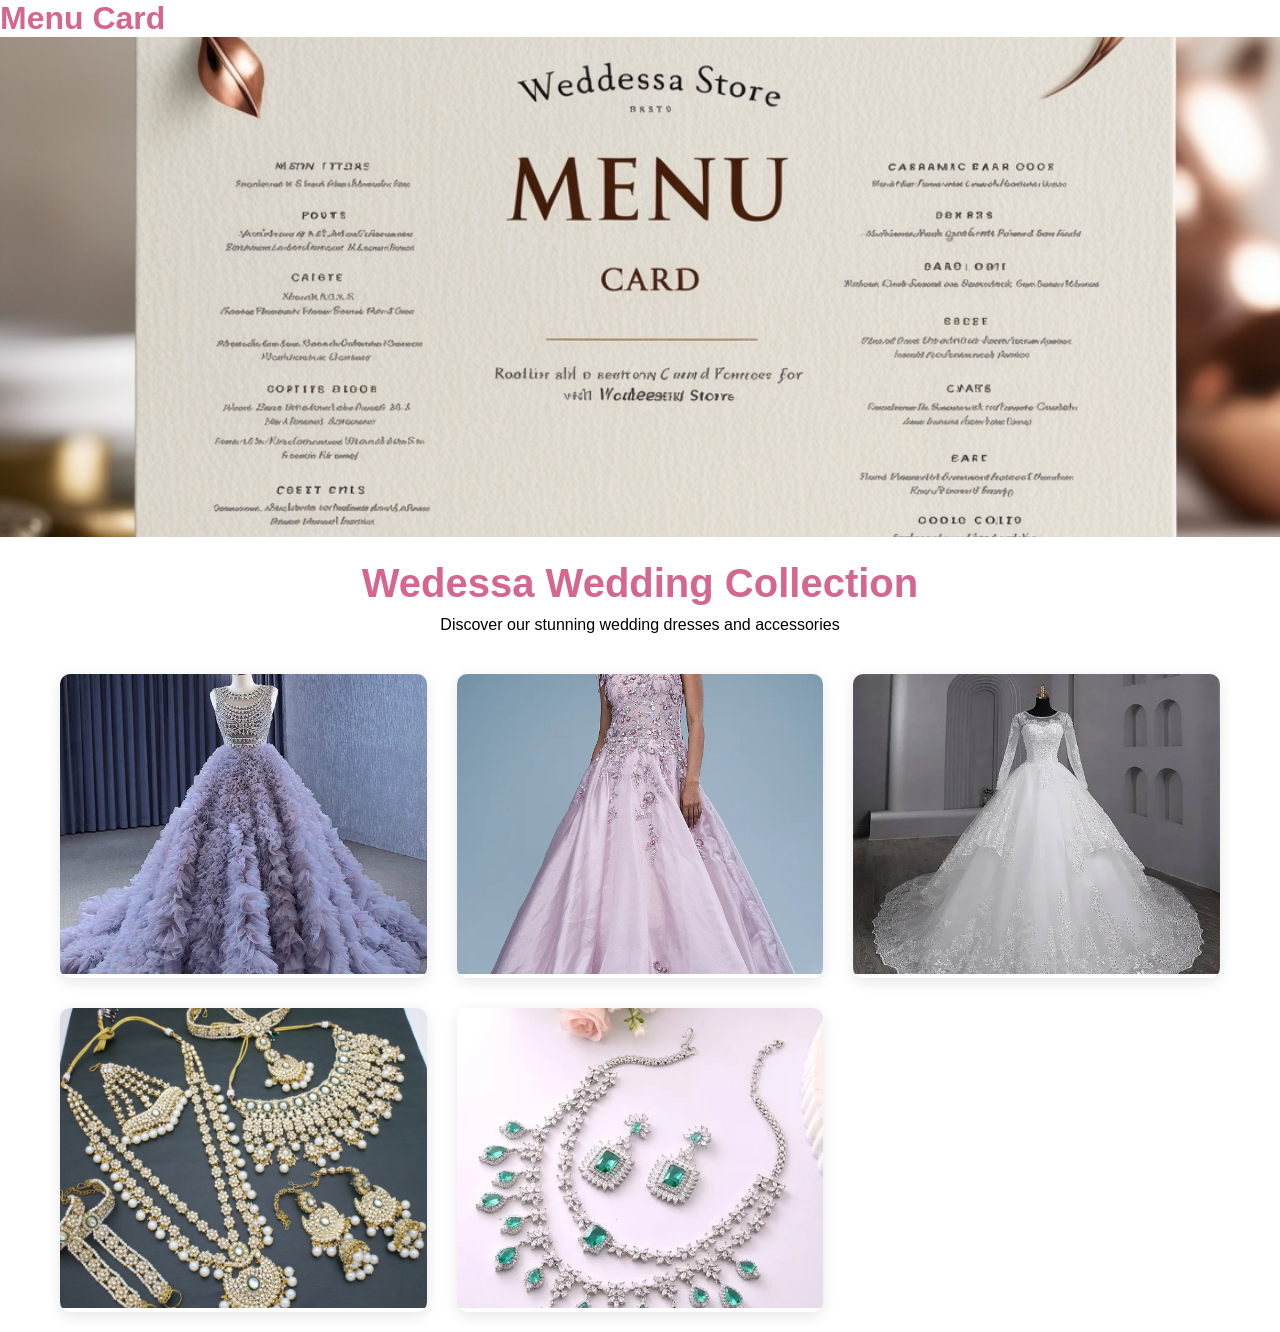
<file: wedding project/menu.html>
<!DOCTYPE html>
<html lang="en">

<head>
    <meta charset="UTF-8">
    <meta name="viewport" content="width=device-width, initial-scale=1.0">
    <title>Wedessa Wedding Shop - Menu</title>
    <style>
        * {
            margin: 0;
            padding: 0;
            box-sizing: border-box;
            font-family: 'Arial', sans-serif;
        }

        .menu-container {
            max-width: 1200px;
            margin: 0 auto;
            padding: 20px;
        }

        .menu-header {
            text-align: center;
            margin-bottom: 40px;
        }

        .menu-header h1 {
            color: #d4668f;
            font-size: 2.5em;
            margin-bottom: 10px;
        }

        .menu-grid {
            display: grid;
            grid-template-columns: repeat(auto-fit, minmax(300px, 1fr));
            gap: 30px;
        }

        .menu-item {
            position: relative;
            overflow: hidden;
            border-radius: 10px;
            box-shadow: 0 4px 15px rgba(0, 0, 0, 0.1);
            transition: transform 0.3s ease;
        }

        .menu-item:hover {
            transform: translateY(-5px);
        }

        .menu-item img {
            width: 100%;
            height: 300px;
            object-fit: cover;
            transition: transform 0.3s ease;
        }

        .menu-item:hover img {
            transform: scale(1.1);
        }

        .menu-content {
            position: absolute;
            bottom: 0;
            left: 0;
            right: 0;
            background: rgba(255, 255, 255, 0.9);
            padding: 20px;
            transform: translateY(100%);
            transition: transform 0.3s ease;
        }

        .menu-item:hover .menu-content {
            transform: translateY(0);
        }

        .menu-content h3 {
            color: #333;
            margin-bottom: 10px;
        }

        .menu-content p {
            color: #666;
            font-size: 0.9em;
            margin-bottom: 10px;
        }

        .price {
            color: #d4668f;
            font-weight: bold;
            font-size: 1.2em;
        }

        @media (max-width: 768px) {
            .menu-grid {
                grid-template-columns: repeat(auto-fit, minmax(250px, 1fr));
                gap: 20px;
            }

            .menu-header h1 {
                font-size: 2em;
            }
        }
    </style>
</head>

<body>
    <div class="container-fluid pt-5">
        <div class="trending-section">
            <h1 class="text-center mb-5 pb-3" style="color: #d4668f; transition: color 0.3s ease;">Menu Card</h1>
            <div class="row">
                <img src="./Menu_Card.jpg" alt=""
                    style="width: 100%; height: 500px; object-fit: cover; transition: transform 0.3s ease;"
                    onmouseover="this.style.transform='scale(1.05)'" onmouseout="this.style.transform='scale(1)'">
            </div>
        </div>
    </div>
    <div class="menu-container">
        <div class="menu-header">
            <h1>Wedessa Wedding Collection</h1>
            <p>Discover our stunning wedding dresses and accessories</p>
        </div>

        <div class="menu-grid">
            <!-- Menu Item 1 -->
            <div class="menu-item">
                <img src="./Classic Wedding Dress(1).webp" alt="Classic Wedding Dress">
                <div class="menu-content">
                    <h3>Classic Elegance</h3>
                    <p>A timeless A-line wedding dress with delicate lace details</p>
                    <span class="price">$1,999</span>
                </div>
            </div>

            <!-- Menu Item 2 -->
            <div class="menu-item">
                <img src="./light-lilac-sequins-embroidered-net-organza-evening-gown-nb1158.webp"
                    alt="Modern Wedding Dress">
                <div class="menu-content">
                    <h3>Modern Romance</h3>
                    <p>Contemporary mermaid style with beautiful beading</p>
                    <span class="price">$2,499</span>
                </div>
            </div>

            <!-- Menu Item 3 -->
            <div class="menu-item">
                <img src="./Bohemian Wedding Dress.webp" alt="Bohemian Wedding Dress">
                <div class="menu-content">
                    <h3>Bohemian Dream</h3>
                    <p>Free-spirited design with flowing sleeves and floral details</p>
                    <span class="price">$1,799</span>
                </div>
            </div>

            <!-- Menu Item 4 -->
            <div class="menu-item">
                <img src="./zevar-bridal-jewelry.jpg" alt="Wedding Accessories">
                <div class="menu-content">
                    <h3>Bridal Accessories</h3>
                    <p>Complete your look with our curated collection</p>
                    <span class="price">From $299</span>
                </div>
            </div>
            <div class="menu-item">
                <img src="./shopping-jwelary.webp" alt="Wedding Accessories">
                <div class="menu-content">
                    <h3>Bridal Accessories</h3>
                    <p>Complete your look with our curated collection</p>
                    <span class="price">From $299</span>
                </div>
            </div>
        </div>
    </div>

</body>

</html>
</file>
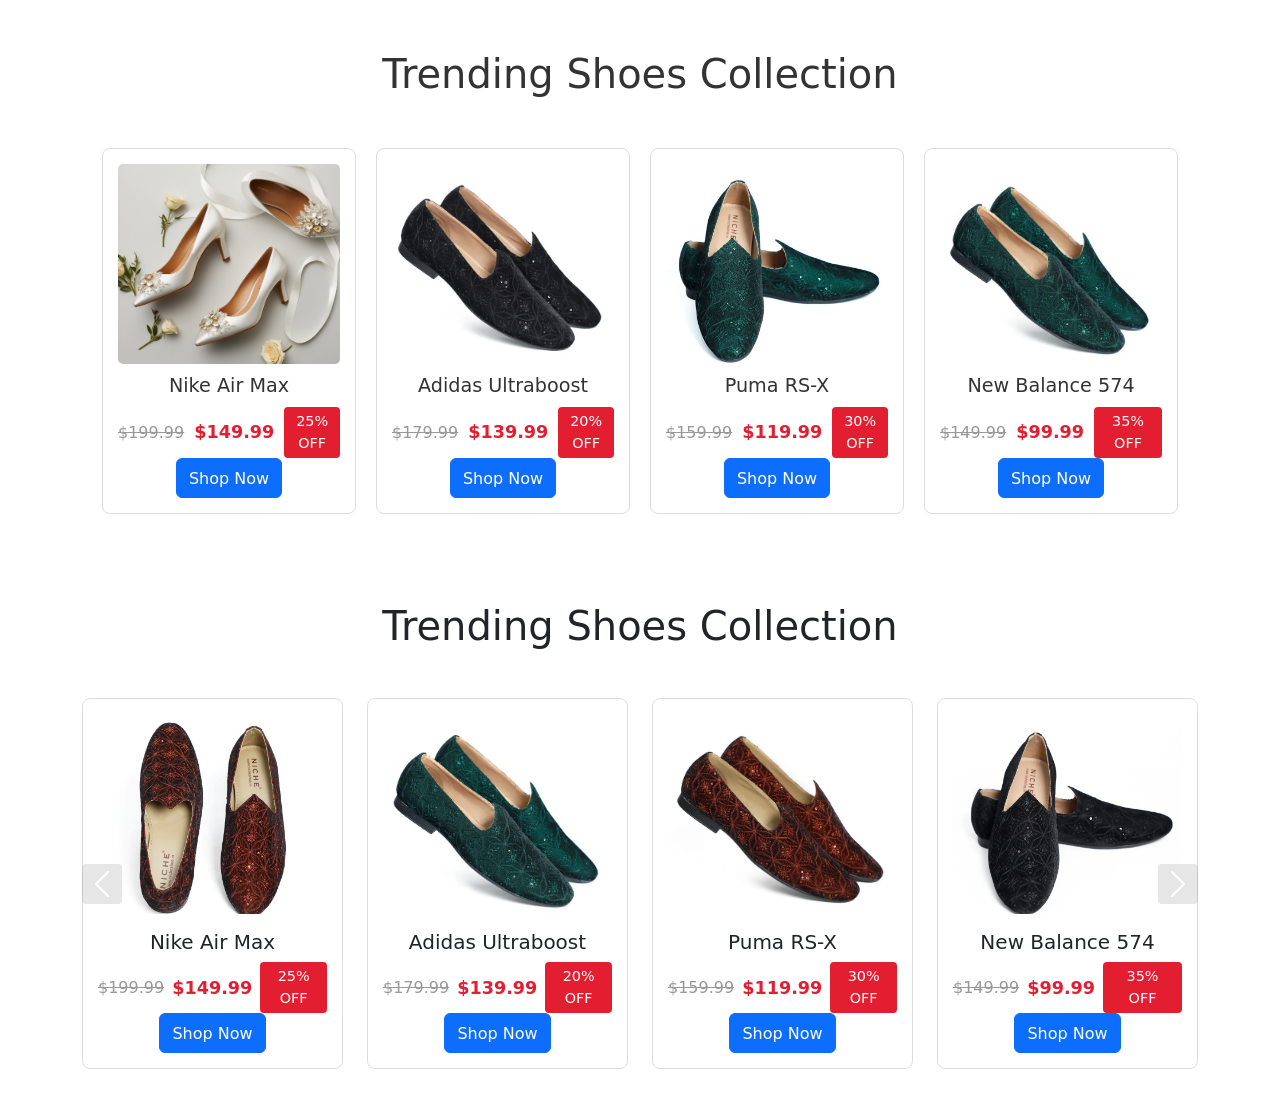
<file: wedding project/shoes.html>
<!DOCTYPE html>
<html lang="en">
<head>
    <meta charset="UTF-8">
    <meta name="viewport" content="width=device-width, initial-scale=1.0">
    <title>Shoes Collection</title>
    <style>
        * {
            margin: 0;
            padding: 0;
            box-sizing: border-box;
        }

        .container {
            max-width: 1200px;
            margin: 0 auto;
            padding: 20px;
        }

        .title {
            text-align: center;
            margin: 30px 0;
            color: #333;
        }

        .shoes-grid {
            display: grid;
            grid-template-columns: repeat(auto-fit, minmax(250px, 1fr));
            gap: 20px;
            padding: 20px;
        }

        .shoe-card {
            border: 1px solid #ddd;
            border-radius: 8px;
            padding: 15px;
            text-align: center;
            transition: transform 0.3s ease, box-shadow 0.3s ease;
        }

        .shoe-card:hover {
            transform: translateY(-5px);
            box-shadow: 0 5px 15px rgba(0, 0, 0, 0.1);
        }

        .shoe-image {
            width: 100%;
            height: 200px;
            object-fit: cover;
            border-radius: 5px;
        }

        .shoe-name {
            margin: 10px 0;
            font-size: 1.2rem;
            color: #333;
        }

        .price-container {
            display: flex;
            justify-content: center;
            align-items: center;
            gap: 10px;
        }

        .original-price {
            text-decoration: line-through;
            color: #999;
        }

        .discounted-price {
            color: #e41e31;
            font-weight: bold;
            font-size: 1.1rem;
        }

        .discount-badge {
            background-color: #e41e31;
            color: white;
            padding: 4px 8px;
            border-radius: 4px;
            font-size: 0.9rem;
        }

        @media (max-width: 768px) {
            .shoes-grid {
                grid-template-columns: repeat(auto-fit, minmax(200px, 1fr));
            }
        }

        @media (max-width: 480px) {
            .shoes-grid {
                grid-template-columns: 1fr;
            }
        }
    </style>
</head>
<body>
    <div class="container">
        <h1 class="title">Trending Shoes Collection</h1>
        <div class="shoes-grid">
            <!-- Shoe Card 1 -->
            <div class="shoe-card">
                <img src="./shoes-wo1.jpg" alt="Sport Shoe" class="shoe-image">
                <h3 class="shoe-name">Nike Air Max</h3>
                <div class="price-container">
                    <span class="original-price">$199.99</span>
                    <span class="discounted-price">$149.99</span>
                    <span class="discount-badge">25% OFF</span>
                </div>
                <a href="#" class="btn btn-primary pt-2">Shop Now</a>
            </div>
            <div class="shoe-card">
                <img src="./IMG_0627_600x1shoes.webp" alt="Running Shoe" class="shoe-image">
                <h3 class="shoe-name">Adidas Ultraboost</h3>
                <div class="price-container">
                    <span class="original-price">$179.99</span>
                    <span class="discounted-price">$139.99</span>
                    <span class="discount-badge">20% OFF</span>
                </div>
                <a href="#" class="btn btn-primary pt-2">Shop Now</a>
            </div>
            <div class="shoe-card">
                <img src="./IMG_0605_800x2.webp" alt="Casual Shoe" class="shoe-image">
                <h3 class="shoe-name">Puma RS-X</h3>
                <div class="price-container">
                    <span class="original-price">$159.99</span>
                    <span class="discounted-price">$119.99</span>
                    <span class="discount-badge">30% OFF</span>
                </div>
                <a href="#" class="btn btn-primary pt-2">Shop Now</a>
            </div>
            <div class="shoe-card">
                <img src="./IMG_0602_600x1shoes.webp" alt="Fashion Shoe" class="shoe-image">
                <h3 class="shoe-name">New Balance 574</h3>
                <div class="price-container">
                    <span class="original-price">$149.99</span>
                    <span class="discounted-price">$99.99</span>
                    <span class="discount-badge">35% OFF</span>
                </div>
                <a href="#" class="btn btn-primary pt-2">Shop Now</a>
            </div>
        </div>
    </div>
    <!DOCTYPE html>
<html lang="en">
<head>
    <meta charset="UTF-8">
    <meta name="viewport" content="width=device-width, initial-scale=1.0">
    <title>Shoes Collection</title>
    <!-- Bootstrap CSS -->
    <link href="https://cdn.jsdelivr.net/npm/bootstrap@5.3.3/dist/css/bootstrap.min.css" rel="stylesheet">
    <style>
        .shoe-card {
            border: 1px solid #ddd;
            border-radius: 8px;
            padding: 15px;
            text-align: center;
            transition: transform 0.3s ease, box-shadow 0.3s ease;
            height: 100%;
        }

        .shoe-card:hover {
            transform: translateY(-5px);
            box-shadow: 0 5px 15px rgba(0, 0, 0, 0.1);
        }

        .shoe-image {
            width: 100%;
            height: 200px;
            object-fit: cover;
            border-radius: 5px;
        }

        .original-price {
            text-decoration: line-through;
            color: #999;
        }

        .discounted-price {
            color: #e41e31;
            font-weight: bold;
        }

        .discount-badge {
            background-color: #e41e31;
            color: white;
            padding: 4px 8px;
            border-radius: 4px;
            font-size: 0.9rem;
        }

        .carousel-control-prev,
        .carousel-control-next {
            width: 40px;
            background-color: rgba(0,0,0,0.2);
            border-radius: 4px;
            height: 40px;
            top: 50%;
            transform: translateY(-50%);
        }
    </style>
</head>
<body>
    <div class="container py-5">
        <h1 class="text-center mb-5">Trending Shoes Collection</h1>
        
        <div id="shoeCarousel" class="carousel slide" data-bs-ride="carousel">
            <div class="carousel-inner">
                <!-- First Slide -->
                <div class="carousel-item active">
                    <div class="row">
                        <div class="col-md-3">
                            <div class="shoe-card">
                                <img src="./menshoes.webp" alt="Sport Shoe" class="shoe-image">
                                <h3 class="h5 mt-3">Nike Air Max</h3>
                                <div class="d-flex justify-content-center align-items-center gap-2">
                                    <span class="original-price">$199.99</span>
                                    <span class="discounted-price">$149.99</span>
                                    <span class="discount-badge">25% OFF</span>
                                </div>
                                <a href="#" class="btn btn-primary pt-2">Shop Now</a>
                            </div>
                        </div>
                        <div class="col-md-3">
                            <div class="shoe-card">
                                <img src="./IMG_0602_600x1shoes.webp" alt="Running Shoe" class="shoe-image">
                                <h3 class="h5 mt-3">Adidas Ultraboost</h3>
                                <div class="d-flex justify-content-center align-items-center gap-2">
                                    <span class="original-price">$179.99</span>
                                    <span class="discounted-price">$139.99</span>
                                    <span class="discount-badge">20% OFF</span>
                                </div>
                                <a href="#" class="btn btn-primary pt-2">Shop Now</a>
                            </div>
                        </div>
                        <div class="col-md-3">
                            <div class="shoe-card">
                                <img src="./IMG_0617_600xshoes.webp" alt="Casual Shoe" class="shoe-image">
                                <h3 class="h5 mt-3">Puma RS-X</h3>
                                <div class="d-flex justify-content-center align-items-center gap-2">
                                    <span class="original-price">$159.99</span>
                                    <span class="discounted-price">$119.99</span>
                                    <span class="discount-badge">30% OFF</span>
                                </div>
                                <a href="#" class="btn btn-primary pt-2">Shop Now</a>
                            </div>
                        </div>
                        <div class="col-md-3">
                            <div class="shoe-card">
                                <img src="./IMG_0628_800x2.webp" alt="Fashion Shoe" class="shoe-image">
                                <h3 class="h5 mt-3">New Balance 574</h3>
                                <div class="d-flex justify-content-center align-items-center gap-2">
                                    <span class="original-price">$149.99</span>
                                    <span class="discounted-price">$99.99</span>
                                    <span class="discount-badge">35% OFF</span>
                                </div>
                                <a href="#" class="btn btn-primary pt-2">Shop Now</a>
                            </div>
                        </div>
                    </div>
                </div>

                <!-- Second Slide -->
                <div class="carousel-item">
                    <div class="row">
                        <div class="col-md-3">
                            <div class="shoe-card">
                                <img src="jitti_2.jpg" alt="Sport Shoe" class="shoe-image">
                                <h3 class="h5 mt-3">Nike Air Jordan</h3>
                                <div class="d-flex justify-content-center align-items-center gap-2">
                                    <span class="original-price">$229.99</span>
                                    <span class="discounted-price">$179.99</span>
                                    <span class="discount-badge">22% OFF</span>
                                </div>
                                <a href="#" class="btn btn-primary pt-2">Shop Now</a>
                            </div>
                        </div>
                        <div class="col-md-3">
                            <div class="shoe-card">
                                <img src="./jutti_3.jpg" alt="Running Shoe" class="shoe-image">
                                <h3 class="h5 mt-3">Adidas Superstar</h3>
                                <div class="d-flex justify-content-center align-items-center gap-2">
                                    <span class="original-price">$189.99</span>
                                    <span class="discounted-price">$149.99</span>
                                    <span class="discount-badge">21% OFF</span>
                                </div>
                                <a href="#" class="btn btn-primary pt-2">Shop Now</a>
                            </div>
                        </div>
                        <div class="col-md-3">
                            <div class="shoe-card">
                                <img src="./jutti_4.jpg" alt="Casual Shoe" class="shoe-image">
                                <h3 class="h5 mt-3">Reebok Classic</h3>
                                <div class="d-flex justify-content-center align-items-center gap-2">
                                    <span class="original-price">$169.99</span>
                                    <span class="discounted-price">$129.99</span>
                                    <span class="discount-badge">24% OFF</span>
                                </div>
                                <a href="#" class="btn btn-primary pt-2">Shop Now</a>
                            </div>
                        </div>
                        <div class="col-md-3">
                            <div class="shoe-card">
                                <img src="./jutti5.jpg" alt="Fashion Shoe" class="shoe-image">
                                <h3 class="h5 mt-3">Converse Chuck 70</h3>
                                <div class="d-flex justify-content-center align-items-center gap-2">
                                    <span class="original-price">$139.99</span>
                                    <span class="discounted-price">$109.99</span>
                                    <span class="discount-badge">21% OFF</span>
                                </div>
                                <a href="#" class="btn btn-primary pt-2">Shop Now</a>
                            </div>
                        </div>
                    </div>
                </div>

                <!-- Third Slide -->
                <div class="carousel-item">
                    <div class="row">
                        <div class="col-md-3">
                            <div class="shoe-card">
                                <img src="./women_shoes(3).jpg" alt="Sport Shoe" class="shoe-image">
                                <h3 class="h5 mt-3">Vans Old Skool</h3>
                                <div class="d-flex justify-content-center align-items-center gap-2">
                                    <span class="original-price">$159.99</span>
                                    <span class="discounted-price">$129.99</span>
                                    <span class="discount-badge">19% OFF</span>
                                </div>
                                <a href="#" class="btn btn-primary pt-2">Shop Now</a>
                            </div>
                        </div>
                        <div class="col-md-3">
                            <div class="shoe-card">
                                <img src="./IMG_0602_600x1shoes.webp" alt="Running Shoe" class="shoe-image">
                                <h3 class="h5 mt-3">ASICS Gel-Nimbus</h3>
                                <div class="d-flex justify-content-center align-items-center gap-2">
                                    <span class="original-price">$199.99</span>
                                    <span class="discounted-price">$159.99</span>
                                    <span class="discount-badge">20% OFF</span>
                                </div>
                                <a href="#" class="btn btn-primary pt-2">Shop Now</a>
                            </div>
                        </div>
                        <div class="col-md-3">
                            <div class="shoe-card">
                                <img src="./IMG_0617_600xshoes.webp" alt="Casual Shoe" class="shoe-image">
                                <h3 class="h5 mt-3">Under Armour HOVR</h3>
                                <div class="d-flex justify-content-center align-items-center gap-2">
                                    <span class="original-price">$179.99</span>
                                    <span class="discounted-price">$144.99</span>
                                    <span class="discount-badge">19% OFF</span>
                                </div>
                                <a href="#" class="btn btn-primary pt-2">Shop Now</a>
                            </div>
                        </div>
                        <div class="col-md-3">
                            <div class="shoe-card">
                                <img src="./IMG_0628_800x2.webp" alt="Fashion Shoe" class="shoe-image">
                                <h3 class="h5 mt-3">Saucony Jazz</h3>
                                <div class="d-flex justify-content-center align-items-center gap-2">
                                    <span class="original-price">$169.99</span>
                                    <span class="discounted-price">$139.99</span>
                                    <span class="discount-badge">18% OFF</span>
                                </div>
                                <a href="#" class="btn btn-primary pt-2">Shop Now</a>
                            </div>
                        </div>
                    </div>
                </div>
            </div>

            <!-- Carousel Navigation -->
            <button class="carousel-control-prev" type="button" data-bs-target="#shoeCarousel" data-bs-slide="prev">
                <span class="carousel-control-prev-icon" aria-hidden="true"></span>
                <span class="visually-hidden">Previous</span>
            </button>
            <button class="carousel-control-next" type="button" data-bs-target="#shoeCarousel" data-bs-slide="next">
                <span class="carousel-control-next-icon" aria-hidden="true"></span>
                <span class="visually-hidden">Next</span>
            </button>
        </div>
    </div>

    <!-- Bootstrap JS and Popper.js -->
    <script src="https://cdn.jsdelivr.net/npm/@popperjs/core@2.11.8/dist/umd/popper.min.js"></script>
    <script src="https://cdn.jsdelivr.net/npm/bootstrap@5.3.3/dist/js/bootstrap.min.js"></script>
</body>
</html>
</body>
</html>
</file>
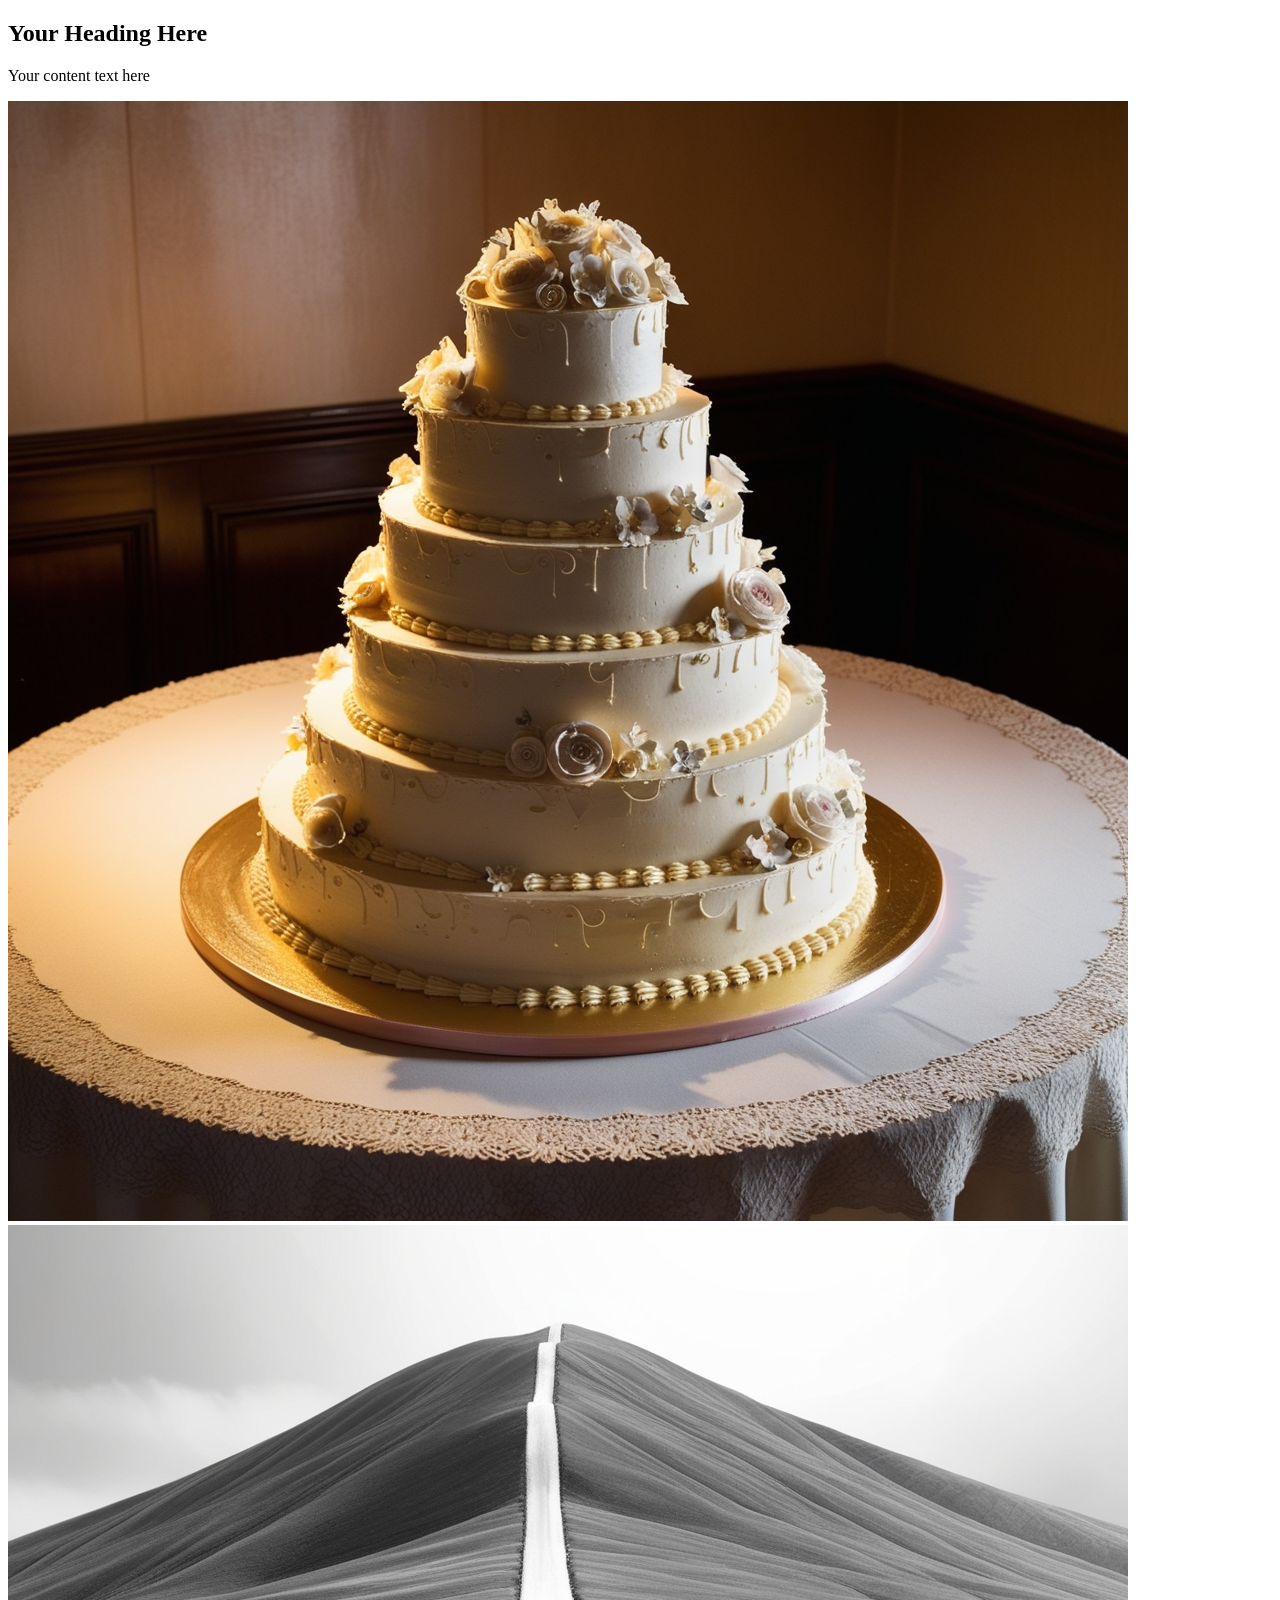
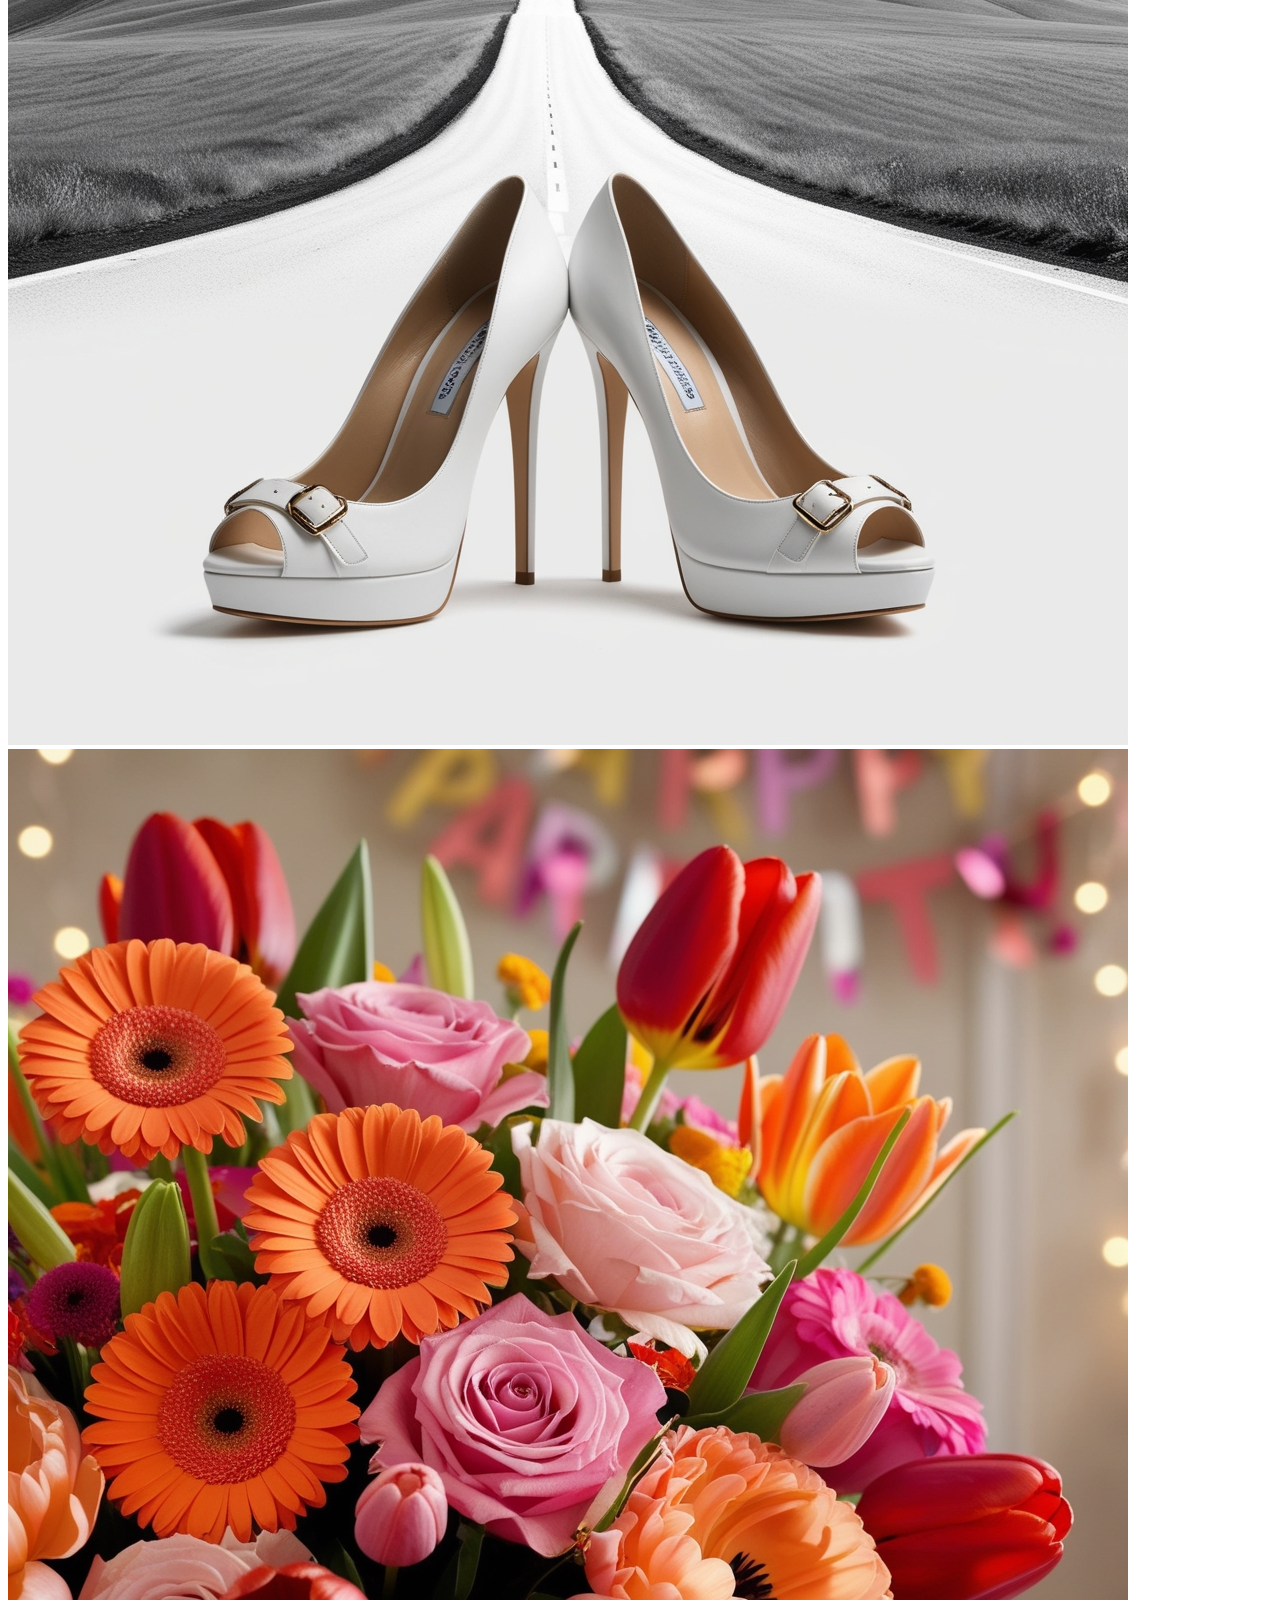
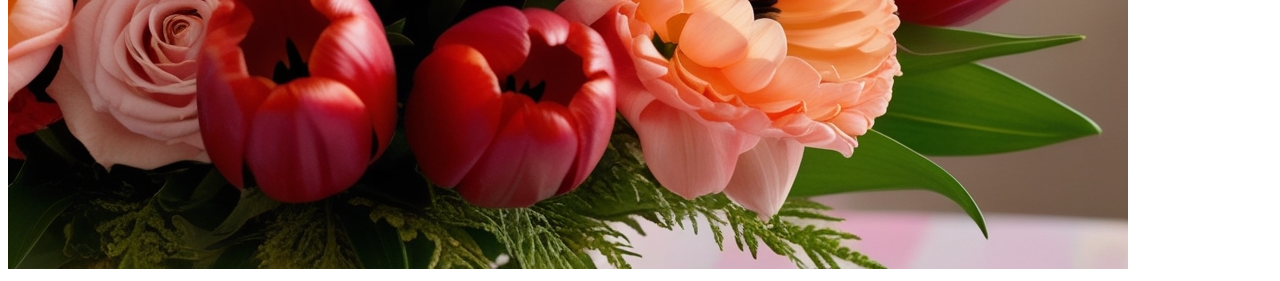
<file: wedding project/wedding.html>
<!DOCTYPE html>
<html lang="en">
<head>
    <meta charset="UTF-8">
    <meta name="viewport" content="width=device-width, initial-scale=1.0">
    <title>Document</title>
</head>
<body>
    <div class="big-img">
        <div class="big-img-content">
            <h2>Your Heading Here</h2>
            <p>Your content text here</p>
            <!-- Add any other content you want to display -->
        </div>
        
        <div class="images-fluid">
            
            <img src="./gift.jpg" alt="Description">
            <img src="./shoes.jpg" alt="Description">
            <img src="./Leonardo_Phoenix_A_vibrant_and_lively_party_bouquet_comprising_3 (1).jpg"
                    
    </div></div>
    
</body>
</html>
</file>
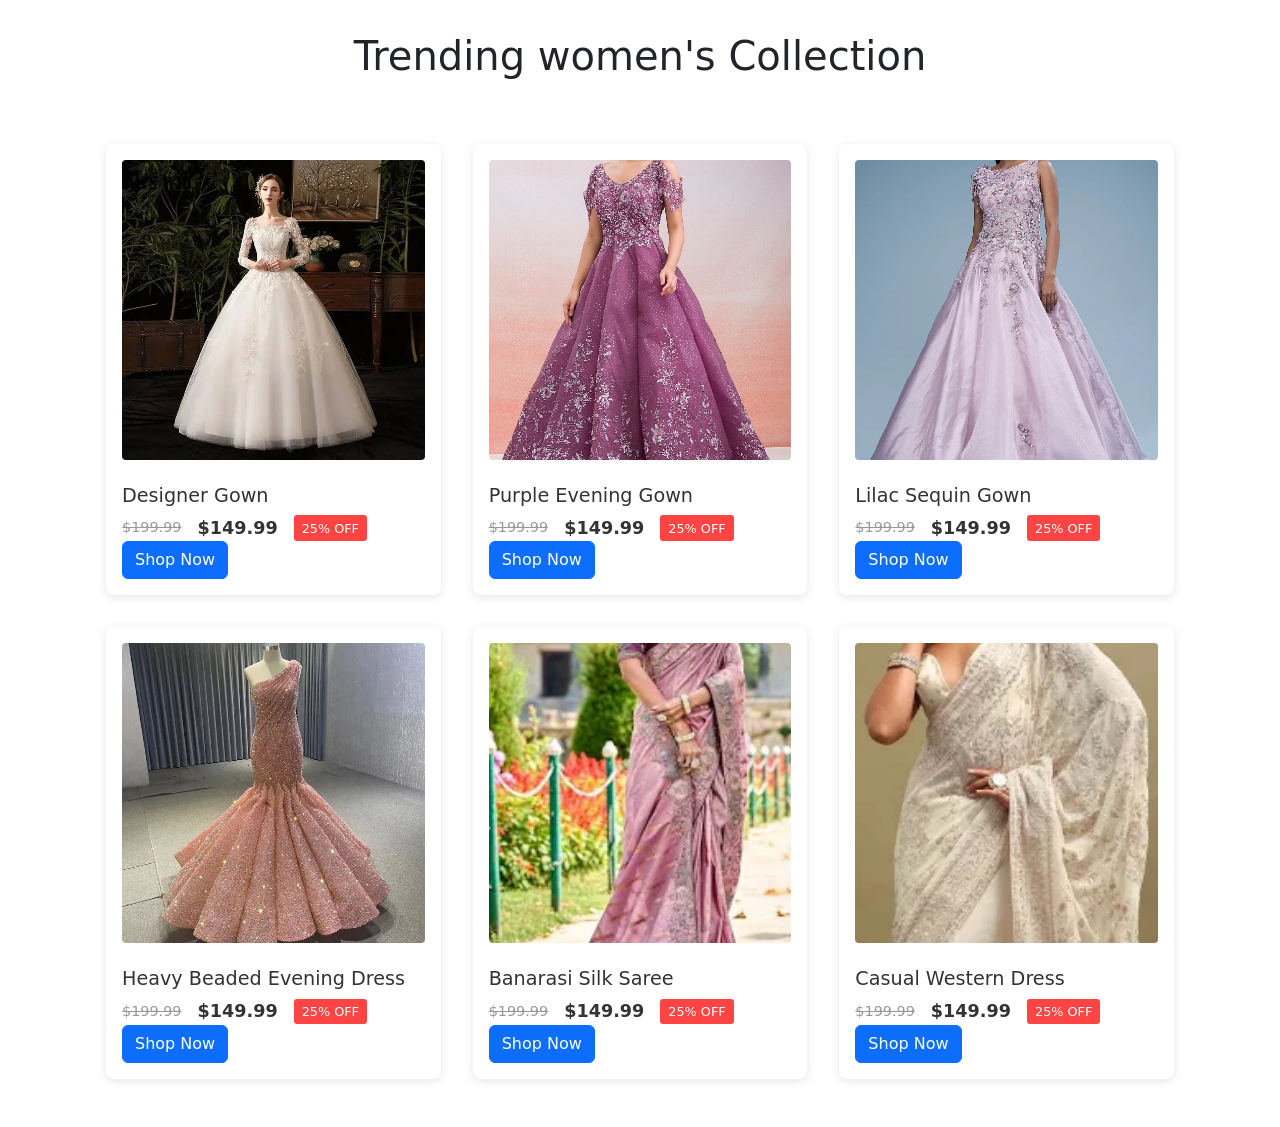
<file: wedding project/women.html>
<!DOCTYPE html>
<html lang="en">

<head>
    <meta charset="UTF-8">
    <meta name="viewport" content="width=device-width, initial-scale=1.0">
    <title>Mens cloths</title>
    <link href="https://cdn.jsdelivr.net/npm/bootstrap@5.3.3/dist/css/bootstrap.min.css" rel="stylesheet"
        integrity="sha384-QWTKZyjpPEjISv5WaRU9OFeRpok6YctnYmDr5pNlyT2bRjXh0JMhjY6hW+ALEwIH" crossorigin="anonymous">

    <link rel="stylesheet" href="">

    <style>
        /* Container Styles */
        .container {
            padding: 2rem;
        }

        /* Grid Layout */
        .mens-cloths {
            display: grid;
            grid-template-columns: repeat(auto-fit, minmax(250px, 1fr));
            gap: 2rem;
            padding: 1rem;
        }

        /* Card Styles */
        .shoe-card,
        .women-card {
            background: white;
            border-radius: 8px;
            box-shadow: 0 2px 10px rgba(0, 0, 0, 0.1);
            padding: 1rem;
            transition: transform 0.3s ease, box-shadow 0.3s ease;
            cursor: pointer;
        }

        /* Hover Effect */
        .shoe-card:hover,
        .women-card:hover {
            transform: translateY(-5px);
            box-shadow: 0 5px 20px rgba(0, 0, 0, 0.2);
        }

        /* Image Styles */
        .shoe-image {
            width: 100%;
            height: 300px;
            object-fit: cover;
            border-radius: 4px;
            margin-bottom: 1rem;
        }

        /* Product Name */
        .shoe-name {
            font-size: 1.2rem;
            margin: 0.5rem 0;
            color: #333;
            transition: color 0.3s ease;
        }

        .shoe-name:hover {
            color: #007bff;
            cursor: pointer;
        }

        /* Price Container */
        .price-container {
            display: flex;
            align-items: center;
            gap: 1rem;
            flex-wrap: wrap;
            margin-top: 0.5rem;
        }

        .original-price {
            color: #999;
            text-decoration: line-through;
            font-size: 0.9rem;
        }

        .discounted-price {
            color: #333;
            font-weight: bold;
            font-size: 1.1rem;
        }

        .discount-badge {
            background: #ff4444;
            color: white;
            padding: 0.2rem 0.5rem;
            border-radius: 3px;
            font-size: 0.8rem;
        }

        /* Responsive Adjustments */
        @media (max-width: 768px) {
            .container {
                padding: 1rem;
            }

            .mens-cloths {
                gap: 1rem;
            }

            .shoe-image {
                height: 250px;
            }
        }

        @media (max-width: 480px) {
            .shoe-image {
                height: 200px;
            }

            .shoe-name {
                font-size: 1rem;
            }

            .price-container {
                gap: 0.5rem;
            }
        }
    </style>
</head>

<body>
    <div class="container">
        <div class="row">
            <h1 class="text-center mb-5">Trending women's Collection</h1>
            <div class="mens-cloths">
                <div class="shoe-card">
                    <img src="./women_cloths1.webp" alt="Sport Shoe" class="shoe-image">
                    <h3 class="shoe-name">Designer Gown</h3>
                    <div class="price-container">
                        <span class="original-price">$199.99</span>
                        <span class="discounted-price">$149.99</span>
                        <span class="discount-badge">25% OFF</span>
                    </div>
                    <a href="#" class="btn btn-primary">Shop Now</a>
                </div>
                <div class="shoe-card">
                    <img src="./purple_gown.webp" alt="Sport Shoe" class="shoe-image">
                    <h3 class="shoe-name">Purple Evening Gown</h3>
                    <div class="price-container">
                        <span class="original-price">$199.99</span>
                        <span class="discounted-price">$149.99</span>
                        <span class="discount-badge">25% OFF</span>
                    </div>
                    <a href="#" class="btn btn-primary">Shop Now</a>
                </div>
                <div class="women-card">
                    <img src="./light-lilac-sequins-embroidered-net-organza-evening-gown-nb1158.webp" alt="Sport Shoe"
                        class="shoe-image">
                    <h3 class="shoe-name">Lilac Sequin Gown</h3>
                    <div class="price-container">
                        <span class="original-price">$199.99</span>
                        <span class="discounted-price">$149.99</span>
                        <span class="discount-badge">25% OFF</span>
                    </div>
                    <a href="#" class="btn btn-primary">Shop Now</a>
                </div>
                <div class="women-card">
                    <img src="./Heavy Beaded dress.webp" alt="Sport Shoe" class="shoe-image">
                    <h3 class="shoe-name">Heavy Beaded Evening Dress</h3>
                    <div class="price-container">
                        <span class="original-price">$199.99</span>
                        <span class="discounted-price">$149.99</span>
                        <span class="discount-badge">25% OFF</span>
                    </div>
                    <a href="#" class="btn btn-primary">Shop Now</a>
                </div>
                <div class="women-card">
                    <img src="./Banaras_sadi.webp" alt="Sport Shoe" class="shoe-image">
                    <h3 class="shoe-name">Banarasi Silk Saree</h3>
                    <div class="price-container">
                        <span class="original-price">$199.99</span>
                        <span class="discounted-price">$149.99</span>
                        <span class="discount-badge">25% OFF</span>
                    </div>
                    <a href="#" class="btn btn-primary">Shop Now</a>
                </div>
                <div class="women-card">
                    <img src="./shopping_women.webp" alt="Sport Shoe" class="shoe-image">
                    <h3 class="shoe-name">Casual Western Dress</h3>
                    <div class="price-container">
                        <span class="original-price">$199.99</span>
                        <span class="discounted-price">$149.99</span>
                        <span class="discount-badge">25% OFF</span>
                    </div>
                    <a href="#" class="btn btn-primary">Shop Now</a>
                </div>
                <!-- <div class="women-card">
                <img src="./cloths6.webp" alt="Sport Shoe" class="shoe-image">
                <h3 class="shoe-name">Nike Air Max</h3>
                <div class="price-container">
                    <span class="original-price">$199.99</span>
                    <span class="discounted-price">$149.99</span>
                    <span class="discount-badge">25% OFF</span>
                </div>
            </div> -->
                <!-- <div class="women-card">
                <img src="./" alt="Sport Shoe" class="shoe-image">
                <h3 class="shoe-name">Nike Air Max</h3>
                <div class="price-container">
                    <span class="original-price">$199.99</span>
                    <span class="discounted-price">$149.99</span>
                    <span class="discount-badge">25% OFF</span>
                </div>
            </div> -->


            </div>






        </div>



    </div>





    <script src="https://cdn.jsdelivr.net/npm/@popperjs/core@2.11.8/dist/umd/popper.min.js"
        integrity="sha384-I7E8VVD/ismYTF4hNIPjVp/Zjvgyol6VFvRkX/vR+Vc4jQkC+hVqc2pM8ODewa9r"
        crossorigin="anonymous"></script>
    <script src="https://cdn.jsdelivr.net/npm/bootstrap@5.3.3/dist/js/bootstrap.min.js"
        integrity="sha384-0pUGZvbkm6XF6gxjEnlmuGrJXVbNuzT9qBBavbLwCsOGabYfZo0T0to5eqruptLy"
        crossorigin="anonymous"></script>
</body>

</html>
</file>
<file: wedding project/style.css>
/* *{

padding: 0px;
margin: 0px;

}
.header img{
width: 107px;
height: 100px;

}
.icon img{

    justify-content: center;
}
.rousel-itcaem img{
width: 100%;
height: 720px;
}
.Header-text{
color: color-mix(in srgb-linear, color percentage, color percentage);
} */
.big-img{
    background-image: url(./bag-imgflower.jpg);
height: 300px;;
}
/* .button{


}
.btn1{

    justify-content: center;
}
.images-fluid img {
    position: absolute;
    max-width: 137px; */
    /* transform: translate(50%, -50%);
    top: 82%;
    left: 55%;
    padding-left: 10px;
    /* bottom: 27px; */
}
.section{

    background-color: brown;
}
/* .shiping-icon{
padding-top: 99px;


} */
.slider-hading1{
font-size: 20px;
color: #d21e57d6;

}
.slider-hading2{
    font-size: 20px;
    line-height: 2px;
    
    }
@media(max-width:900px){
    .bonus-gift img{

flex: 1 1 100%;

    }

} */
/* General Styles */
* {
    margin: 0;
    padding: 0;
    box-sizing: border-box;
}

body {
    font-family: Arial, sans-serif;
    overflow-x: hidden;
}

/* Navbar Styles */
.navbar {
    padding: 1rem;
    box-shadow: 0 2px 4px rgba(0,0,0,0.1);
}

.navbar-brand {
    font-size: 1.5rem;
    font-weight: bold;
}

.header .icon img {
    width: 50px;
    height: 50px;
    border-radius: 50%;
    object-fit: cover;
}

/* Search Bar */
.search-icon {
    margin: 0 1rem;
}

.search-icon input {
    max-width: 200px;
}

/* Carousel Styles */
.carousel-item img {
    width: 100%;
    height: 70vh;
    object-fit: cover;
}

.carousel-caption {
    background: rgba(0, 0, 0, 0.5);
    padding: 1rem;
    border-radius: 5px;
}

.slider-hading1 {
    font-size: 3rem;
    font-weight: bold;
    color: #fff;
}

.slider-hading2 {
    font-size: 2rem;
    color: #fff;
}

.slider-hading3 {
    font-size: 1.5rem;
    color: #fff;
}
/* Trending Shoes Collection Heading Styles */
.container h1 {
    font-family: 'Arial', sans-serif;
    color: #333;
    text-transform: uppercase;
    letter-spacing: 2px;
    position: relative;
    padding-bottom: 15px;
}

.container h1:after {
    content: '';
    position: absolute;
    bottom: 0;
    left: 50%;
    transform: translateX(-50%);
    width: 100px;
    height: 3px;
    background: linear-gradient(to right, #007bff, #0056b3);
}

/* Shoe Card Heading Styles */
.shoe-card h3 {
    font-family: 'Arial', sans-serif;
    color: #2c3e50;
    font-weight: 600;
    margin: 15px 0;
    font-size: 1.1rem;
    transition: color 0.3s ease;
}

.shoe-card h3:hover {
    color: #007bff;
}

/* Price Styles */
.original-price {
    color: #999;
    text-decoration: line-through;
    font-size: 0.9rem;
}

.discounted-price {
    color: #e74c3c;
    font-weight: bold;
    font-size: 1.1rem;
}

.discount-badge {
    background-color: #27ae60;
    color: white;
    padding: 3px 8px;
    border-radius: 3px;
    font-size: 0.8rem;
    font-weight: bold;
}

/* Product Cards */
.card {
    transition: transform 0.3s ease;
    margin-bottom: 1.5rem;
    border: none;
    box-shadow: 0 2px 5px rgba(0,0,0,0.1);
}

.card:hover {
    transform: translateY(-5px);
}

.card-img-top {
    height: 250px;
    object-fit: cover;
}

.card-body {
    padding: 1.25rem;
}

.header-selling {
    color: #e44d26;
    font-weight: bold;
    font-size: 1.25rem;
    margin: 0.5rem 0;
}

/* Welcome Section */
.big-img {
    padding: 3rem 1rem;
    background-color: #f8f9fa;
}

.Header-text h1 {
    font-size: 2.5rem;
    margin-bottom: 1.5rem;
}

.para-taxt {
    max-width: 800px;
    margin: 0 auto;
    line-height: 1.6;
    margin-bottom: 2rem;
}

/* Image Gallery */
.images-fluid img {
    width: 100%;
    height: 200px;
    object-fit: cover;
    border-radius: 8px;
}

/* Shipping Section */
.section {
    padding: 3rem 1rem;
    background-color: #f8f9fa;
    margin: 2rem 0;
}

.shiping-icon img {
    width: 60px;
    height: 60px;
    margin-bottom: 1rem;
}

.H-section {
    margin: 0.5rem 0;
}


/* Footer */
.footer {
    background-color: #333;
    color: white;
    padding: 2rem 0;
}


/* Responsive Styles */
@media (max-width: 768px) {
    .carousel-item img {
        height: 50vh;
    }

    .slider-hading1 {
        font-size: 2rem;
    }

    .slider-hading2 {
        font-size: 1.5rem;
    }

    .slider-hading3 {
        font-size: 1rem;
    }

    .Header-text h1 {
        font-size: 2rem;
    }

    .card-img-top {
        height: 200px;
    }
}

@media (max-width: 576px) {
    .navbar-brand {
        font-size: 1.25rem;
    }

    .carousel-item img {
        height: 40vh;
    }

    .Header-text h1 {
        font-size: 1.5rem;
    }

    .card-img-top {
        height: 180px;
    }

    .search-icon input {
        max-width: 150px;
    }
}

/* Button Styles */
.btn-primary {
    background-color: #e44d26;
    border-color: #e44d26;
    padding: 0.5rem 1.5rem;
    transition: all 0.3s ease;
}

.btn-primary:hover {
    background-color: #c73e1d;
    border-color: #c73e1d;
    transform: translateY(-2px);
}

/* Animations */
@keyframes fadeIn {
    from {
        opacity: 0;
        transform: translateY(20px);
    }
    to {
        opacity: 1;
        transform: translateY(0);
    }
}

.card, .big-img, .section {
    animation: fadeIn 0.8s ease-out;
}
</file>
